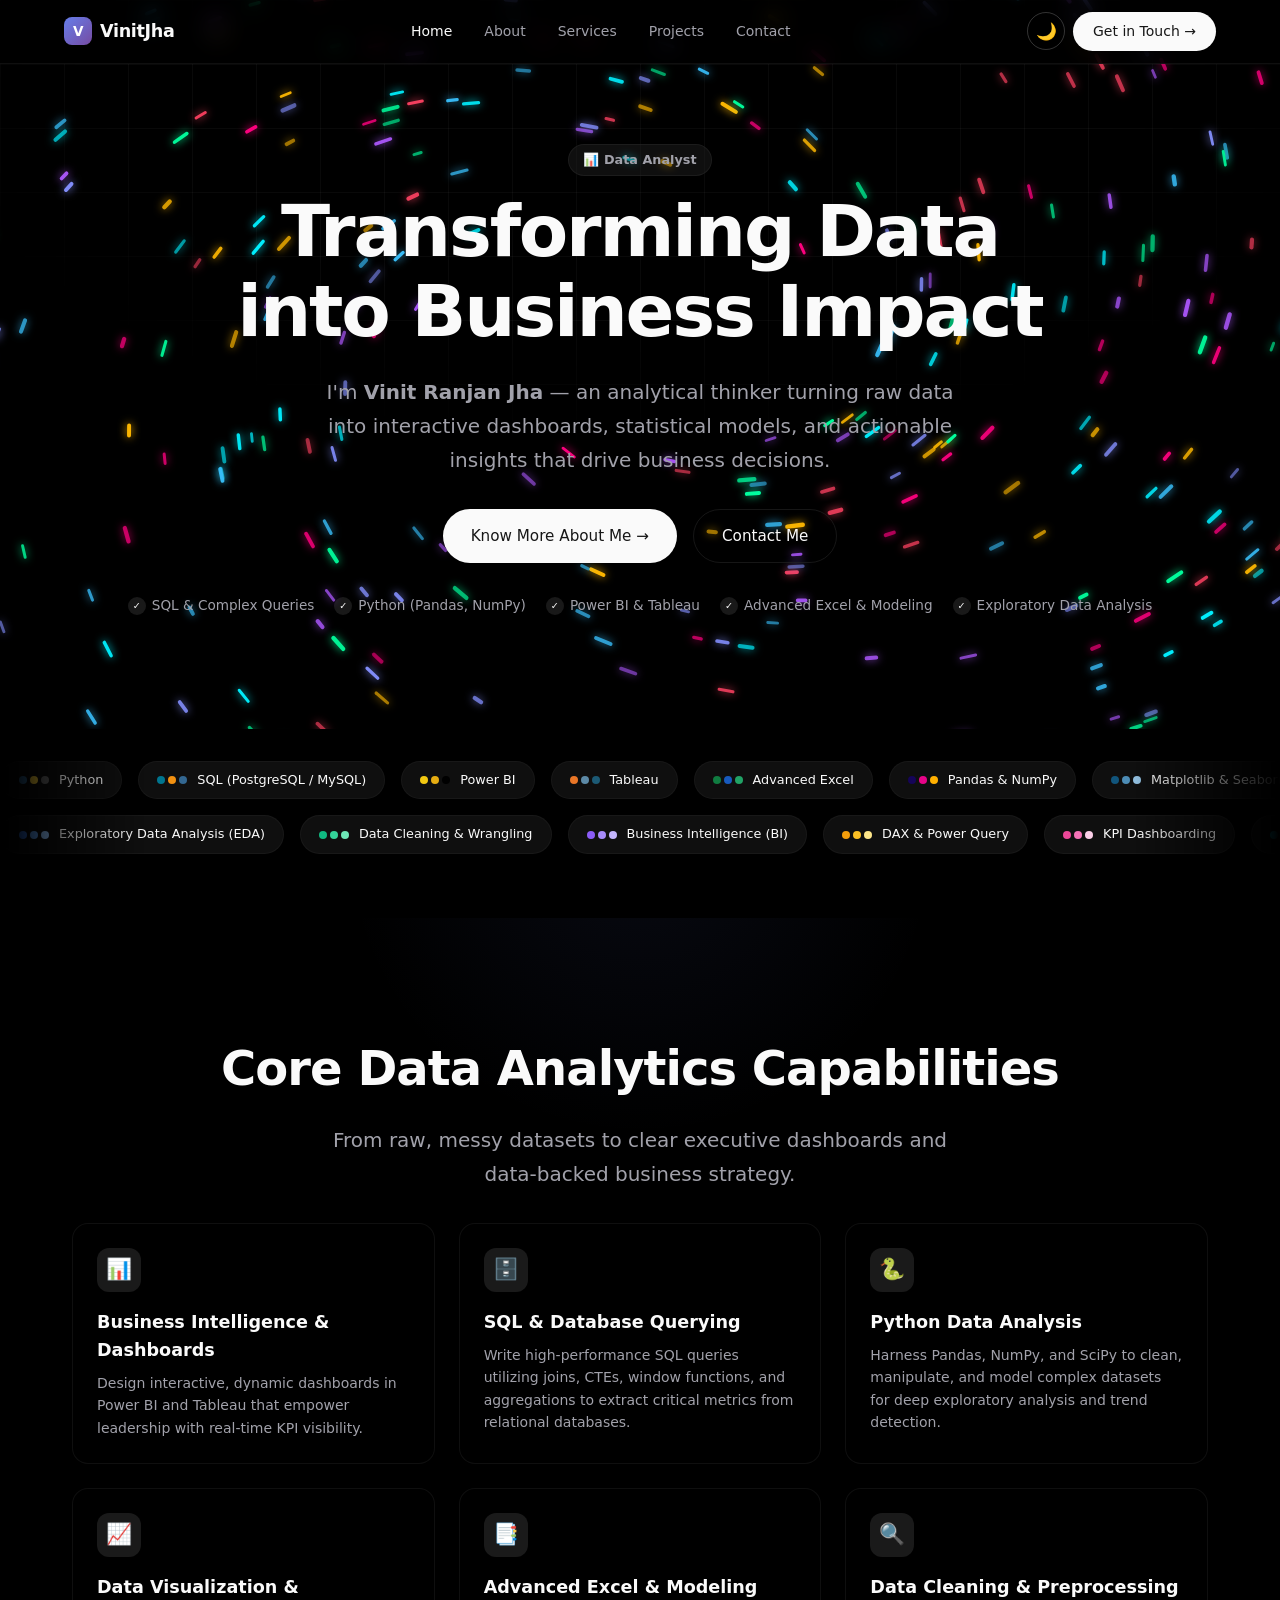
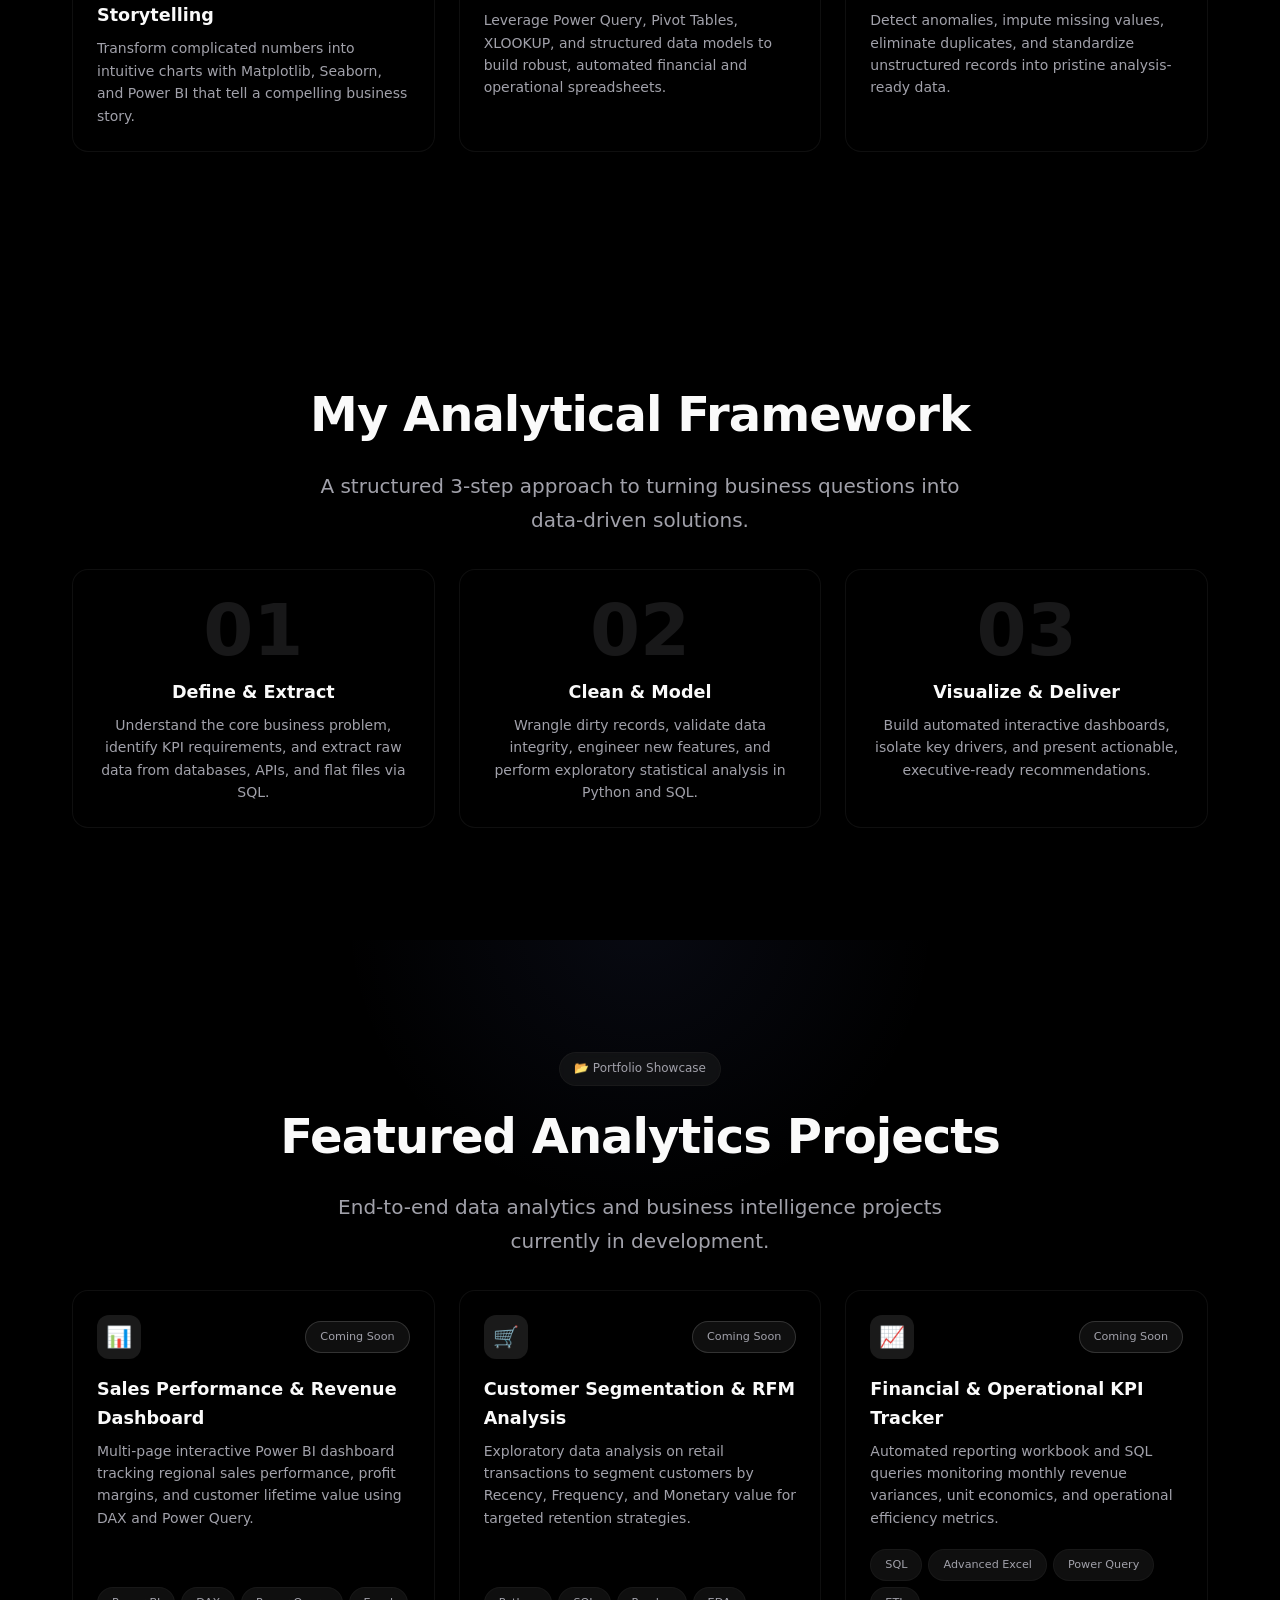
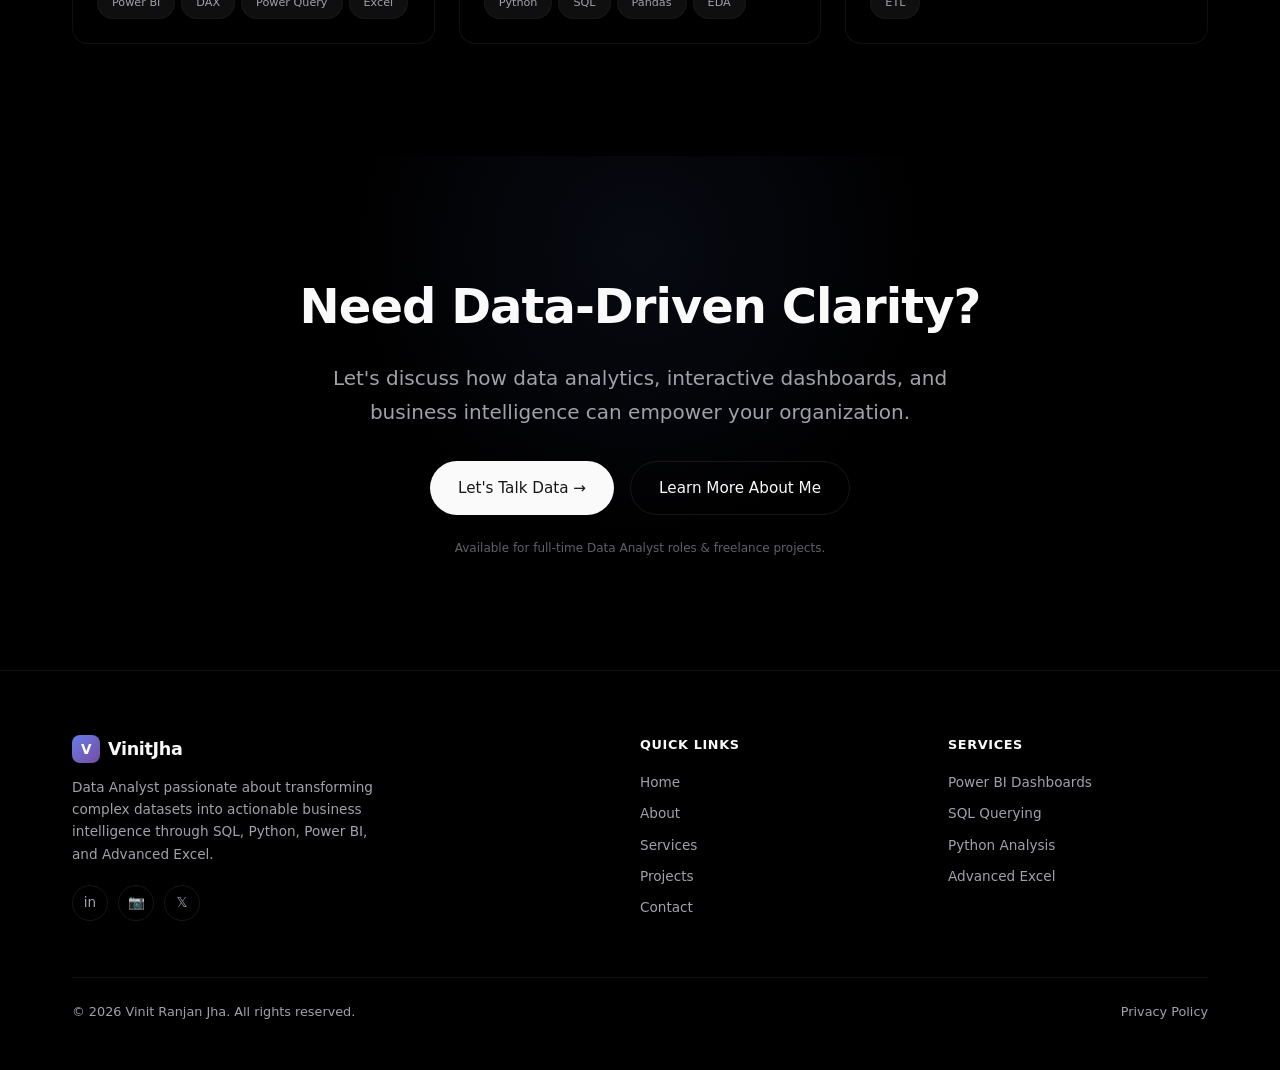
<file: index.html>
<!DOCTYPE html>
<html lang="en">
<head>
  <meta charset="UTF-8" />
  <meta name="viewport" content="width=device-width, initial-scale=1.0"/>
  <title>Vinit Ranjan Jha — Data Analyst | SQL, Python, Power BI & BI Insights</title>
  
  <!-- SEO Primary Meta Tags -->
  <meta name="description" content="Portfolio of Vinit Ranjan Jha, an aspiring Data Analyst specializing in SQL, Python (Pandas, NumPy), Power BI dashboards, Advanced Excel, and business intelligence." />
  <meta name="keywords" content="Vinit Ranjan Jha, Vinit Jha, Data Analyst, Business Intelligence Analyst, SQL Specialist, Python Data Analysis, Power BI Developer, Tableau, Advanced Excel, Junior Data Analyst India" />
  <meta name="author" content="Vinit Ranjan Jha" />
  <meta name="robots" content="index, follow, max-snippet:-1, max-image-preview:large, max-video-preview:-1" />
  <link rel="canonical" href="https://vinit121jha.github.io/test/" />

  <!-- Open Graph / Facebook / LinkedIn / WhatsApp -->
  <meta property="og:type" content="website" />
  <meta property="og:url" content="https://vinit121jha.github.io/test/" />
  <meta property="og:title" content="Vinit Ranjan Jha — Data Analyst | SQL, Python & Power BI" />
  <meta property="og:description" content="Turning complex datasets into actionable business intelligence through SQL, Python, Power BI, and interactive dashboards." />
  <meta property="og:image" content="https://vinit121jha.github.io/test/vineet-photo.jpg" />
  <meta property="og:site_name" content="Vinit Ranjan Jha Portfolio" />
  <meta property="og:locale" content="en_US" />

  <!-- Twitter Card -->
  <meta name="twitter:card" content="summary_large_image" />
  <meta name="twitter:url" content="https://vinit121jha.github.io/test/" />
  <meta name="twitter:title" content="Vinit Ranjan Jha — Data Analyst | SQL, Python & Power BI" />
  <meta name="twitter:description" content="Turning complex datasets into actionable business intelligence through SQL, Python, Power BI, and interactive dashboards." />
  <meta name="twitter:image" content="https://vinit121jha.github.io/test/vineet-photo.jpg" />

  <!-- Schema.org JSON-LD Structured Data for Google Rich Snippets -->
  <script type="application/ld+json">
  {
    "@context": "https://schema.org",
    "@graph": [
      {
        "@type": "Person",
        "@id": "https://vinit121jha.github.io/test/#person",
        "name": "Vinit Ranjan Jha",
        "url": "https://vinit121jha.github.io/test/",
        "image": "https://vinit121jha.github.io/test/vineet-photo.jpg",
        "jobTitle": "Data Analyst",
        "description": "Data Analyst specializing in SQL, Python, Power BI dashboards, Advanced Excel, and business intelligence solutions.",
        "email": "vinitjha003@gmail.com",
        "knowsAbout": [
          "Data Analysis & Modeling",
          "SQL (PostgreSQL, MySQL)",
          "Python (Pandas, NumPy, Matplotlib, Seaborn)",
          "Power BI & DAX",
          "Tableau & Data Visualization",
          "Advanced Excel & Power Query",
          "Exploratory Data Analysis (EDA)",
          "Business Intelligence & KPI Dashboards"
        ]
      },
      {
        "@type": "WebSite",
        "@id": "https://vinit121jha.github.io/test/#website",
        "url": "https://vinit121jha.github.io/test/",
        "name": "Vinit Ranjan Jha — Data Analyst Portfolio",
        "publisher": {
          "@id": "https://vinit121jha.github.io/test/#person"
        }
      }
    ]
  }
  </script>

  <link rel="icon" type="image/png" href="favicon.png" />
  <link rel="stylesheet" href="style.css" />
  <script>
    if (localStorage.getItem('vinit_theme') === 'light') {
      document.documentElement.classList.add('light');
    }
  </script>
</head>
<body>

  <div class="bg-grid"></div>

  <!-- ═══ HEADER ═══ -->
  <header class="header">
    <div class="nav-inner">
      <a href="index.html" class="logo">
        <div class="logo-icon">V</div>
        <span>VinitJha</span>
      </a>
      <nav class="nav-links" id="navLinks">
        <a href="index.html" class="active">Home</a>
        <a href="about.html">About</a>
        <a href="#services">Services</a>
        <a href="#projects">Projects</a>
        <a href="contact.html">Contact</a>
      </nav>
      <div style="display: flex; align-items: center; gap: 8px;">
        <button class="theme-toggle-btn" id="themeToggle" title="Toggle theme" aria-label="Toggle theme">🌙</button>
        <a href="contact.html" class="nav-cta nav-cta-desktop">Get in Touch →</a>
        <button class="nav-toggle" onclick="document.getElementById('navLinks').classList.toggle('open')">☰</button>
      </div>
    </div>
  </header>

  <!-- ═══ HERO ═══ -->
  <section class="hero-section" id="heroSection">
    <!-- Antigravity Exact Particle Vortex Canvas -->
    <canvas id="antigravityCanvas" class="hero-canvas"></canvas>

    <div class="container flex-center" style="position: relative; z-index: 2;">
      <div class="about-badge">📊 Data Analyst</div>
      
      <h1 class="text-hero text-center">
        Transforming Data<br/>into Business Impact
      </h1>

      <p class="text-subtitle mt-3">
        I'm <strong>Vinit Ranjan Jha</strong> — an analytical thinker turning raw data into interactive dashboards, 
        statistical models, and actionable insights that drive business decisions.
      </p>

      <div class="btn-row">
        <a href="about.html" class="btn-primary">Know More About Me →</a>
        <a href="contact.html" class="btn-outline">Contact Me</a>
      </div>

      <!-- Feature checklist -->
      <div class="checklist">
        <span class="check-item"><span class="check-icon">✓</span> SQL & Complex Queries</span>
        <span class="check-item"><span class="check-icon">✓</span> Python (Pandas, NumPy)</span>
        <span class="check-item"><span class="check-icon">✓</span> Power BI & Tableau</span>
        <span class="check-item"><span class="check-icon">✓</span> Advanced Excel & Modeling</span>
        <span class="check-item"><span class="check-icon">✓</span> Exploratory Data Analysis</span>
      </div>
    </div>
  </section>

  <!-- ═══ MARQUEE — SKILLS ═══ -->
  <section style="padding: 2rem 0 4rem;">
    <div class="marquee-wrapper">
      <div class="marquee-track">
        <!-- Set 1 -->
        <span class="marquee-pill"><span class="marquee-dots"><span class="marquee-dot" style="background:#3776ab"></span><span class="marquee-dot" style="background:#ffd43b"></span><span class="marquee-dot" style="background:#646464"></span></span>Python</span>
        <span class="marquee-pill"><span class="marquee-dots"><span class="marquee-dot" style="background:#00758f"></span><span class="marquee-dot" style="background:#f29111"></span><span class="marquee-dot" style="background:#336791"></span></span>SQL (PostgreSQL / MySQL)</span>
        <span class="marquee-pill"><span class="marquee-dots"><span class="marquee-dot" style="background:#f2c811"></span><span class="marquee-dot" style="background:#e6ad12"></span><span class="marquee-dot" style="background:#000000"></span></span>Power BI</span>
        <span class="marquee-pill"><span class="marquee-dots"><span class="marquee-dot" style="background:#e97627"></span><span class="marquee-dot" style="background:#5c89a6"></span><span class="marquee-dot" style="background:#1c5a75"></span></span>Tableau</span>
        <span class="marquee-pill"><span class="marquee-dots"><span class="marquee-dot" style="background:#107c41"></span><span class="marquee-dot" style="background:#185abd"></span><span class="marquee-dot" style="background:#21a366"></span></span>Advanced Excel</span>
        <span class="marquee-pill"><span class="marquee-dots"><span class="marquee-dot" style="background:#150458"></span><span class="marquee-dot" style="background:#e70488"></span><span class="marquee-dot" style="background:#ffb000"></span></span>Pandas & NumPy</span>
        <span class="marquee-pill"><span class="marquee-dots"><span class="marquee-dot" style="background:#11557c"></span><span class="marquee-dot" style="background:#4c8cb5"></span><span class="marquee-dot" style="background:#8fbcdb"></span></span>Matplotlib & Seaborn</span>
        <span class="marquee-pill"><span class="marquee-dots"><span class="marquee-dot" style="background:#4285f4"></span><span class="marquee-dot" style="background:#ea4335"></span><span class="marquee-dot" style="background:#34a853"></span></span>Looker Studio</span>
        <!-- Set 2 (duplicate for seamless loop) -->
        <span class="marquee-pill"><span class="marquee-dots"><span class="marquee-dot" style="background:#3776ab"></span><span class="marquee-dot" style="background:#ffd43b"></span><span class="marquee-dot" style="background:#646464"></span></span>Python</span>
        <span class="marquee-pill"><span class="marquee-dots"><span class="marquee-dot" style="background:#00758f"></span><span class="marquee-dot" style="background:#f29111"></span><span class="marquee-dot" style="background:#336791"></span></span>SQL (PostgreSQL / MySQL)</span>
        <span class="marquee-pill"><span class="marquee-dots"><span class="marquee-dot" style="background:#f2c811"></span><span class="marquee-dot" style="background:#e6ad12"></span><span class="marquee-dot" style="background:#000000"></span></span>Power BI</span>
        <span class="marquee-pill"><span class="marquee-dots"><span class="marquee-dot" style="background:#e97627"></span><span class="marquee-dot" style="background:#5c89a6"></span><span class="marquee-dot" style="background:#1c5a75"></span></span>Tableau</span>
        <span class="marquee-pill"><span class="marquee-dots"><span class="marquee-dot" style="background:#107c41"></span><span class="marquee-dot" style="background:#185abd"></span><span class="marquee-dot" style="background:#21a366"></span></span>Advanced Excel</span>
        <span class="marquee-pill"><span class="marquee-dots"><span class="marquee-dot" style="background:#150458"></span><span class="marquee-dot" style="background:#e70488"></span><span class="marquee-dot" style="background:#ffb000"></span></span>Pandas & NumPy</span>
        <span class="marquee-pill"><span class="marquee-dots"><span class="marquee-dot" style="background:#11557c"></span><span class="marquee-dot" style="background:#4c8cb5"></span><span class="marquee-dot" style="background:#8fbcdb"></span></span>Matplotlib & Seaborn</span>
        <span class="marquee-pill"><span class="marquee-dots"><span class="marquee-dot" style="background:#4285f4"></span><span class="marquee-dot" style="background:#ea4335"></span><span class="marquee-dot" style="background:#34a853"></span></span>Looker Studio</span>
      </div>
    </div>
    <div style="height: 1rem;"></div>
    <div class="marquee-wrapper">
      <div class="marquee-track reverse">
        <span class="marquee-pill"><span class="marquee-dots"><span class="marquee-dot" style="background:#3b82f6"></span><span class="marquee-dot" style="background:#60a5fa"></span><span class="marquee-dot" style="background:#93c5fd"></span></span>Exploratory Data Analysis (EDA)</span>
        <span class="marquee-pill"><span class="marquee-dots"><span class="marquee-dot" style="background:#10b981"></span><span class="marquee-dot" style="background:#34d399"></span><span class="marquee-dot" style="background:#6ee7b7"></span></span>Data Cleaning & Wrangling</span>
        <span class="marquee-pill"><span class="marquee-dots"><span class="marquee-dot" style="background:#8b5cf6"></span><span class="marquee-dot" style="background:#a78bfa"></span><span class="marquee-dot" style="background:#c4b5fd"></span></span>Business Intelligence (BI)</span>
        <span class="marquee-pill"><span class="marquee-dots"><span class="marquee-dot" style="background:#f59e0b"></span><span class="marquee-dot" style="background:#fbbf24"></span><span class="marquee-dot" style="background:#fde68a"></span></span>DAX & Power Query</span>
        <span class="marquee-pill"><span class="marquee-dots"><span class="marquee-dot" style="background:#ec4899"></span><span class="marquee-dot" style="background:#f472b6"></span><span class="marquee-dot" style="background:#fbcfe8"></span></span>KPI Dashboarding</span>
        <span class="marquee-pill"><span class="marquee-dots"><span class="marquee-dot" style="background:#06b6d4"></span><span class="marquee-dot" style="background:#22d3ee"></span><span class="marquee-dot" style="background:#67e8f9"></span></span>Statistical Analysis</span>
        <span class="marquee-pill"><span class="marquee-dots"><span class="marquee-dot" style="background:#6366f1"></span><span class="marquee-dot" style="background:#818cf8"></span><span class="marquee-dot" style="background:#a5b4fc"></span></span>Data Storytelling</span>
        <span class="marquee-pill"><span class="marquee-dots"><span class="marquee-dot" style="background:#14b8a6"></span><span class="marquee-dot" style="background:#2dd4bf"></span><span class="marquee-dot" style="background:#5eead4"></span></span>ETL Pipelines</span>
        <!-- Duplicate -->
        <span class="marquee-pill"><span class="marquee-dots"><span class="marquee-dot" style="background:#3b82f6"></span><span class="marquee-dot" style="background:#60a5fa"></span><span class="marquee-dot" style="background:#93c5fd"></span></span>Exploratory Data Analysis (EDA)</span>
        <span class="marquee-pill"><span class="marquee-dots"><span class="marquee-dot" style="background:#10b981"></span><span class="marquee-dot" style="background:#34d399"></span><span class="marquee-dot" style="background:#6ee7b7"></span></span>Data Cleaning & Wrangling</span>
        <span class="marquee-pill"><span class="marquee-dots"><span class="marquee-dot" style="background:#8b5cf6"></span><span class="marquee-dot" style="background:#a78bfa"></span><span class="marquee-dot" style="background:#c4b5fd"></span></span>Business Intelligence (BI)</span>
        <span class="marquee-pill"><span class="marquee-dots"><span class="marquee-dot" style="background:#f59e0b"></span><span class="marquee-dot" style="background:#fbbf24"></span><span class="marquee-dot" style="background:#fde68a"></span></span>DAX & Power Query</span>
        <span class="marquee-pill"><span class="marquee-dots"><span class="marquee-dot" style="background:#ec4899"></span><span class="marquee-dot" style="background:#f472b6"></span><span class="marquee-dot" style="background:#fbcfe8"></span></span>KPI Dashboarding</span>
        <span class="marquee-pill"><span class="marquee-dots"><span class="marquee-dot" style="background:#06b6d4"></span><span class="marquee-dot" style="background:#22d3ee"></span><span class="marquee-dot" style="background:#67e8f9"></span></span>Statistical Analysis</span>
        <span class="marquee-pill"><span class="marquee-dots"><span class="marquee-dot" style="background:#6366f1"></span><span class="marquee-dot" style="background:#818cf8"></span><span class="marquee-dot" style="background:#a5b4fc"></span></span>Data Storytelling</span>
        <span class="marquee-pill"><span class="marquee-dots"><span class="marquee-dot" style="background:#14b8a6"></span><span class="marquee-dot" style="background:#2dd4bf"></span><span class="marquee-dot" style="background:#5eead4"></span></span>ETL Pipelines</span>
      </div>
    </div>
  </section>

  <!-- ═══ SERVICES / CAPABILITIES ═══ -->
  <section id="services" class="glow-section">
    <div class="container">
      <h2 class="text-section section-spacing">Core Data Analytics Capabilities</h2>
      <p class="text-subtitle mb-4">From raw, messy datasets to clear executive dashboards and data-backed business strategy.</p>

      <div class="grid-3">
        <div class="card">
          <div class="card-icon">📊</div>
          <h3>Business Intelligence & Dashboards</h3>
          <p>Design interactive, dynamic dashboards in Power BI and Tableau that empower leadership with real-time KPI visibility.</p>
        </div>
        <div class="card">
          <div class="card-icon">🗄️</div>
          <h3>SQL & Database Querying</h3>
          <p>Write high-performance SQL queries utilizing joins, CTEs, window functions, and aggregations to extract critical metrics from relational databases.</p>
        </div>
        <div class="card">
          <div class="card-icon">🐍</div>
          <h3>Python Data Analysis</h3>
          <p>Harness Pandas, NumPy, and SciPy to clean, manipulate, and model complex datasets for deep exploratory analysis and trend detection.</p>
        </div>
        <div class="card">
          <div class="card-icon">📈</div>
          <h3>Data Visualization & Storytelling</h3>
          <p>Transform complicated numbers into intuitive charts with Matplotlib, Seaborn, and Power BI that tell a compelling business story.</p>
        </div>
        <div class="card">
          <div class="card-icon">📑</div>
          <h3>Advanced Excel & Modeling</h3>
          <p>Leverage Power Query, Pivot Tables, XLOOKUP, and structured data models to build robust, automated financial and operational spreadsheets.</p>
        </div>
        <div class="card">
          <div class="card-icon">🔍</div>
          <h3>Data Cleaning & Preprocessing</h3>
          <p>Detect anomalies, impute missing values, eliminate duplicates, and standardize unstructured records into pristine analysis-ready data.</p>
        </div>
      </div>
    </div>
  </section>

  <!-- ═══ HOW I WORK ═══ -->
  <section>
    <div class="container">
      <h2 class="text-section section-spacing">My Analytical Framework</h2>
      <p class="text-subtitle mb-4">A structured 3-step approach to turning business questions into data-driven solutions.</p>

      <div class="grid-3">
        <div class="card" style="text-align: center;">
          <div class="step-number">01</div>
          <h3>Define & Extract</h3>
          <p>Understand the core business problem, identify KPI requirements, and extract raw data from databases, APIs, and flat files via SQL.</p>
        </div>
        <div class="card" style="text-align: center;">
          <div class="step-number">02</div>
          <h3>Clean & Model</h3>
          <p>Wrangle dirty records, validate data integrity, engineer new features, and perform exploratory statistical analysis in Python and SQL.</p>
        </div>
        <div class="card" style="text-align: center;">
          <div class="step-number">03</div>
          <h3>Visualize & Deliver</h3>
          <p>Build automated interactive dashboards, isolate key drivers, and present actionable, executive-ready recommendations.</p>
        </div>
      </div>
    </div>
  </section>

  <!-- ═══ PROJECTS ═══ -->
  <section id="projects" class="glow-section">
    <div class="container">
      <div class="flex-center">
        <span class="badge" style="margin-bottom: 0.75rem;">📂 Portfolio Showcase</span>
        <h2 class="text-section section-spacing">Featured Analytics Projects</h2>
        <p class="text-subtitle mb-4">
          End-to-end data analytics and business intelligence projects currently in development.
        </p>
      </div>

      <div class="grid-3">
        <!-- Project 1 -->
        <div class="card" style="display:flex; flex-direction:column; justify-content:space-between;">
          <div>
            <div style="display:flex; justify-content:space-between; align-items:center; margin-bottom:1rem;">
              <span class="card-icon" style="margin-bottom:0;">📊</span>
              <span class="badge" style="font-size:0.7rem; color:#a1a1aa; border-color:rgba(255,255,255,0.15);">Coming Soon</span>
            </div>
            <h3>Sales Performance & Revenue Dashboard</h3>
            <p>Multi-page interactive Power BI dashboard tracking regional sales performance, profit margins, and customer lifetime value using DAX and Power Query.</p>
          </div>
          <div style="margin-top:1.25rem; display:flex; gap:6px; flex-wrap:wrap;">
            <span class="badge" style="font-size:0.7rem;">Power BI</span>
            <span class="badge" style="font-size:0.7rem;">DAX</span>
            <span class="badge" style="font-size:0.7rem;">Power Query</span>
            <span class="badge" style="font-size:0.7rem;">Excel</span>
          </div>
        </div>

        <!-- Project 2 -->
        <div class="card" style="display:flex; flex-direction:column; justify-content:space-between;">
          <div>
            <div style="display:flex; justify-content:space-between; align-items:center; margin-bottom:1rem;">
              <span class="card-icon" style="margin-bottom:0;">🛒</span>
              <span class="badge" style="font-size:0.7rem; color:#a1a1aa; border-color:rgba(255,255,255,0.15);">Coming Soon</span>
            </div>
            <h3>Customer Segmentation & RFM Analysis</h3>
            <p>Exploratory data analysis on retail transactions to segment customers by Recency, Frequency, and Monetary value for targeted retention strategies.</p>
          </div>
          <div style="margin-top:1.25rem; display:flex; gap:6px; flex-wrap:wrap;">
            <span class="badge" style="font-size:0.7rem;">Python</span>
            <span class="badge" style="font-size:0.7rem;">SQL</span>
            <span class="badge" style="font-size:0.7rem;">Pandas</span>
            <span class="badge" style="font-size:0.7rem;">EDA</span>
          </div>
        </div>

        <!-- Project 3 -->
        <div class="card" style="display:flex; flex-direction:column; justify-content:space-between;">
          <div>
            <div style="display:flex; justify-content:space-between; align-items:center; margin-bottom:1rem;">
              <span class="card-icon" style="margin-bottom:0;">📈</span>
              <span class="badge" style="font-size:0.7rem; color:#a1a1aa; border-color:rgba(255,255,255,0.15);">Coming Soon</span>
            </div>
            <h3>Financial & Operational KPI Tracker</h3>
            <p>Automated reporting workbook and SQL queries monitoring monthly revenue variances, unit economics, and operational efficiency metrics.</p>
          </div>
          <div style="margin-top:1.25rem; display:flex; gap:6px; flex-wrap:wrap;">
            <span class="badge" style="font-size:0.7rem;">SQL</span>
            <span class="badge" style="font-size:0.7rem;">Advanced Excel</span>
            <span class="badge" style="font-size:0.7rem;">Power Query</span>
            <span class="badge" style="font-size:0.7rem;">ETL</span>
          </div>
        </div>
      </div>
    </div>
  </section>

  <!-- ═══ BOTTOM CTA ═══ -->
  <section class="glow-section">
    <div class="container flex-center">
      <h2 class="text-section section-spacing">Need Data-Driven Clarity?</h2>
      <p class="text-subtitle">
        Let's discuss how data analytics, interactive dashboards, and business intelligence can empower your organization.
      </p>
      <div class="btn-row">
        <a href="contact.html" class="btn-primary">Let's Talk Data →</a>
        <a href="about.html" class="btn-outline">Learn More About Me</a>
      </div>
      <p class="text-xs text-muted mt-3" style="opacity:0.6;">Available for full-time Data Analyst roles & freelance projects.</p>
    </div>
  </section>

  <!-- ═══ FOOTER ═══ -->
  <footer class="footer">
    <div class="container">
      <div class="footer-grid">
        <div class="footer-brand">
          <div class="logo">
            <div class="logo-icon">V</div>
            <span>VinitJha</span>
          </div>
          <p>Data Analyst passionate about transforming complex datasets into actionable business intelligence through SQL, Python, Power BI, and Advanced Excel.</p>
          <div class="footer-socials">
            <a href="#" title="LinkedIn">in</a>
            <a href="#" title="Instagram">📷</a>
            <a href="#" title="Twitter / X">𝕏</a>
          </div>
        </div>
        <div class="footer-col">
          <h4>Quick Links</h4>
          <a href="index.html">Home</a>
          <a href="about.html">About</a>
          <a href="#services">Services</a>
          <a href="#projects">Projects</a>
          <a href="contact.html">Contact</a>
        </div>
        <div class="footer-col">
          <h4>Services</h4>
          <a href="#services">Power BI Dashboards</a>
          <a href="#services">SQL Querying</a>
          <a href="#services">Python Analysis</a>
          <a href="#services">Advanced Excel</a>
        </div>
      </div>
      <div class="footer-bottom">
        <span>© 2026 Vinit Ranjan Jha. All rights reserved.</span>
        <a href="#">Privacy Policy</a>
      </div>
    </div>
  </footer>

  <script>
    // ── Theme Toggle (Dark / Light) ──
    const themeToggleBtn = document.getElementById('themeToggle');
    const currentTheme = localStorage.getItem('vinit_theme') || 'dark';

    if (currentTheme === 'light') {
      document.documentElement.classList.add('light');
      themeToggleBtn.textContent = '☀️';
    } else {
      document.documentElement.classList.remove('light');
      themeToggleBtn.textContent = '🌙';
    }

    themeToggleBtn.addEventListener('click', () => {
      const isLight = document.documentElement.classList.toggle('light');
      if (isLight) {
        localStorage.setItem('vinit_theme', 'light');
        themeToggleBtn.textContent = '☀️';
      } else {
        localStorage.setItem('vinit_theme', 'dark');
        themeToggleBtn.textContent = '🌙';
      }
    });

    // Auto-close mobile menu on link click
    document.querySelectorAll('#navLinks a').forEach(link => {
      link.addEventListener('click', () => {
        document.getElementById('navLinks').classList.remove('open');
      });
    });

    // ── Antigravity Google Exact Particle Vortex System ──
    const canvas = document.getElementById('antigravityCanvas');
    const heroSec = document.getElementById('heroSection');
    const ctx = canvas.getContext('2d');

    let width = 0, height = 0;
    let dpr = window.devicePixelRatio || 1;

    // Palette: Light Mode (Google vibrant palette) vs Dark Mode (Electric neon glow)
    const lightColors = ['#EA4335', '#4285F4', '#FBBC05', '#34A853', '#9333EA', '#E11D48', '#2563EB', '#D97706'];
    const darkColors  = ['#00F0FF', '#FF007F', '#A855F7', '#FFB800', '#00FF9D', '#38BDF8', '#F43F5E', '#818CF8'];

    let particles = [];
    const NUM_PARTICLES = 360;

    function resize() {
      width = heroSec.offsetWidth;
      height = heroSec.offsetHeight;
      dpr = window.devicePixelRatio || 1;
      canvas.width = width * dpr;
      canvas.height = height * dpr;
      ctx.setTransform(dpr, 0, 0, dpr, 0, 0);
    }

    function initParticles() {
      particles = [];
      const isMobile = width < 768;
      const minR = isMobile ? 120 : 210;
      const maxR = isMobile ? 420 : 860;

      for (let i = 0; i < NUM_PARTICLES; i++) {
        // Distance distributed in vortex layers
        const norm = Math.pow(Math.random(), 0.78);
        const r = minR + norm * (maxR - minR);
        const baseAngle = Math.random() * Math.PI * 2;
        const colorIdx = Math.floor(Math.random() * lightColors.length);

        particles.push({
          r: r,
          baseR: r,
          angle: baseAngle,
          speed: (0.0006 + Math.random() * 0.001) * (Math.random() > 0.05 ? 1 : -1),
          length: 7 + Math.random() * 9,
          width: 2.8 + Math.random() * 1.6,
          colorIdx: colorIdx,
          alpha: 0.55 + Math.random() * 0.45,
          ox: 0,
          oy: 0,
          vx: 0,
          vy: 0
        });
      }
    }

    let mousePos = { x: -9999, y: -9999, active: false };

    heroSec.addEventListener('mousemove', (e) => {
      const rect = heroSec.getBoundingClientRect();
      mousePos.x = e.clientX - rect.left;
      mousePos.y = e.clientY - rect.top;
      mousePos.active = true;
    });

    heroSec.addEventListener('mouseleave', () => {
      mousePos.active = false;
    });

    function animate() {
      // Disable on mobile/phone screens completely
      if (window.innerWidth <= 768) {
        ctx.clearRect(0, 0, width, height);
        requestAnimationFrame(animate);
        return;
      }

      ctx.clearRect(0, 0, width, height);

      const isLight = document.documentElement.classList.contains('light');
      const cx = width / 2;
      const cy = height * 0.46; // Center directly behind the hero title

      for (let i = 0; i < particles.length; i++) {
        const p = particles[i];

        // Orbit update
        p.angle += p.speed;

        // Base elliptical coordinates matching screen ratio
        const baseX = cx + Math.cos(p.angle) * p.r;
        const baseY = cy + Math.sin(p.angle) * (p.r * 0.58);

        // Interactive mouse physics
        if (mousePos.active) {
          const dx = (baseX + p.ox) - mousePos.x;
          const dy = (baseY + p.oy) - mousePos.y;
          const dist = Math.hypot(dx, dy);
          const maxDist = 200;

          if (dist < maxDist && dist > 0) {
            const force = (1 - dist / maxDist) * 32;
            p.vx += (dx / dist) * force * 0.12;
            p.vy += (dy / dist) * force * 0.12;
          }
        }

        // Spring damping back to orbit
        p.ox += p.vx;
        p.oy += p.vy;
        p.vx *= 0.86;
        p.vy *= 0.86;
        p.ox *= 0.92;
        p.oy *= 0.92;

        const posX = baseX + p.ox;
        const posY = baseY + p.oy;

        // Tangent orientation (vortex swirling dash angle)
        const tangent = p.angle + Math.PI / 2 + 0.32;

        ctx.save();
        ctx.translate(posX, posY);
        ctx.rotate(tangent);

        ctx.beginPath();
        ctx.moveTo(-p.length / 2, 0);
        ctx.lineTo(p.length / 2, 0);

        const strokeColor = isLight ? lightColors[p.colorIdx] : darkColors[p.colorIdx];
        ctx.strokeStyle = strokeColor;
        ctx.lineWidth = p.width;
        ctx.lineCap = 'round';
        ctx.globalAlpha = p.alpha;

        if (!isLight) {
          ctx.shadowColor = strokeColor;
          ctx.shadowBlur = 8;
        }

        ctx.stroke();
        ctx.restore();
      }

      requestAnimationFrame(animate);
    }

    window.addEventListener('resize', () => {
      resize();
      initParticles();
    });

    resize();
    initParticles();
    requestAnimationFrame(animate);
  </script>

</body>
</html>
</file>
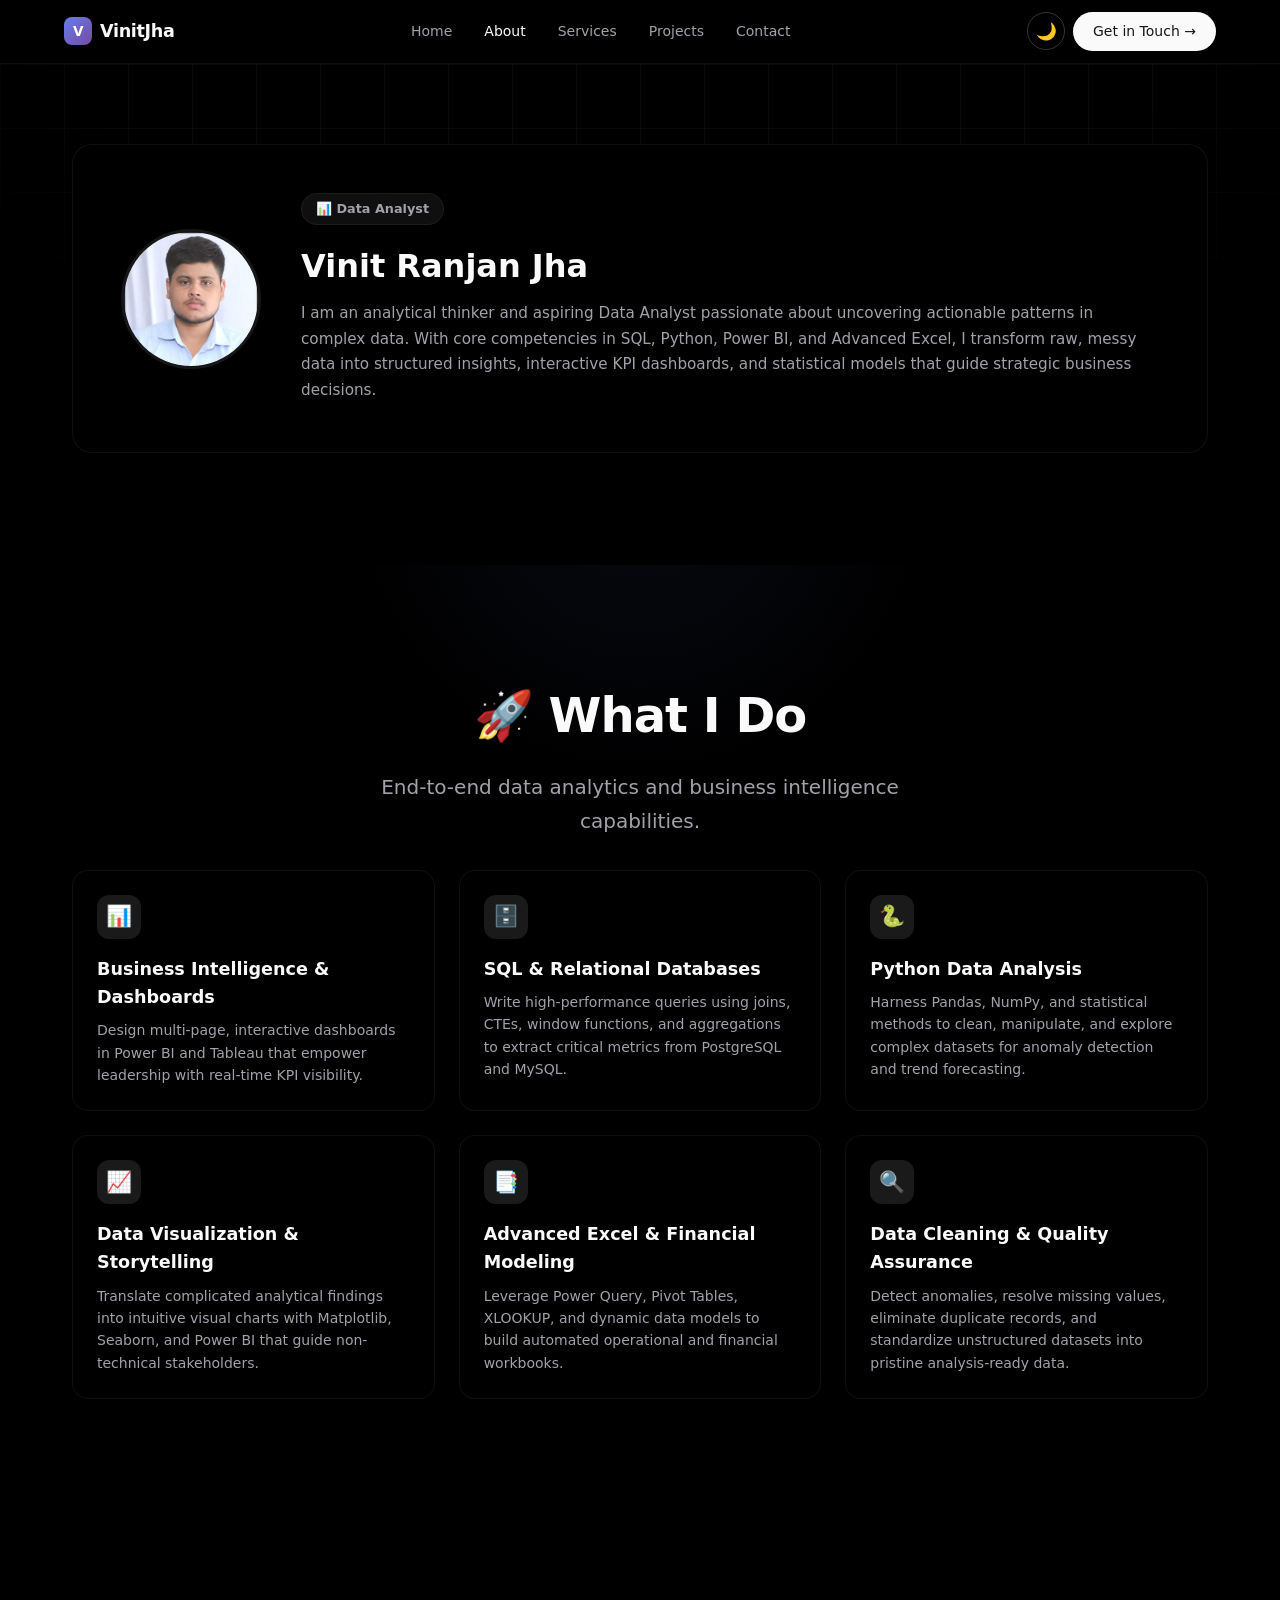
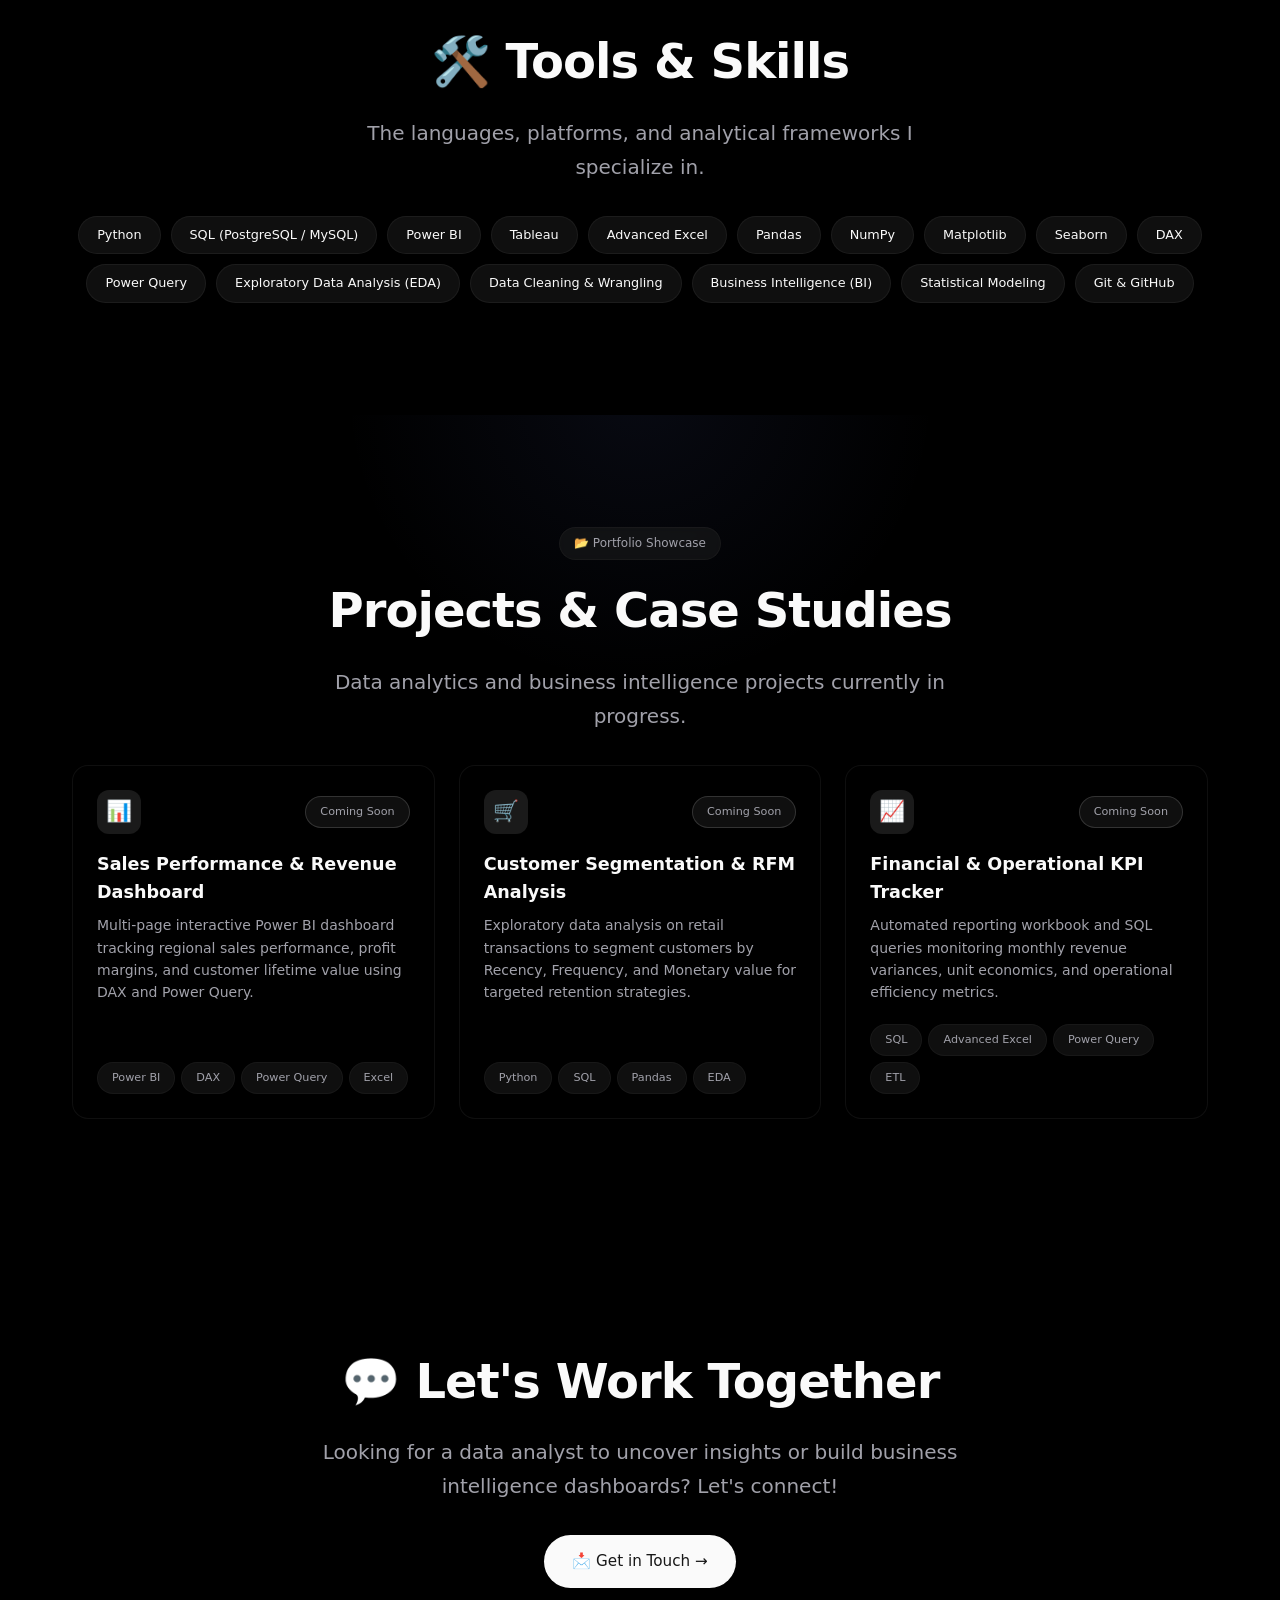
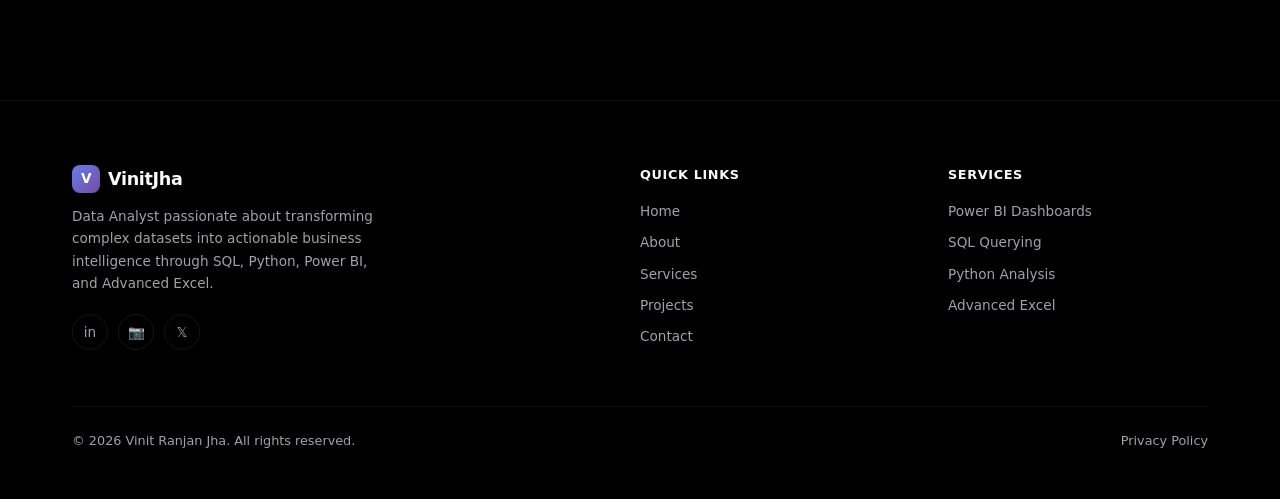
<file: about.html>
<!DOCTYPE html>
<html lang="en">
<head>
  <meta charset="UTF-8" />
  <meta name="viewport" content="width=device-width, initial-scale=1.0"/>
  <title>About Vinit Ranjan Jha — Data Analyst & BI Specialist</title>
  
  <!-- SEO Primary Meta Tags -->
  <meta name="description" content="Learn more about Vinit Ranjan Jha, an aspiring Data Analyst proficient in SQL, Python, Power BI dashboards, Advanced Excel, and business intelligence." />
  <meta name="keywords" content="About Vinit Ranjan Jha, Data Analyst Vinit Jha, SQL Specialist, Power BI Developer, Python Data Analyst, Junior Data Analyst India" />
  <meta name="author" content="Vinit Ranjan Jha" />
  <meta name="robots" content="index, follow" />
  <link rel="canonical" href="https://vinit121jha.github.io/test/about.html" />

  <!-- Open Graph / Social Media -->
  <meta property="og:type" content="profile" />
  <meta property="og:url" content="https://vinit121jha.github.io/test/about.html" />
  <meta property="og:title" content="About Vinit Ranjan Jha — Data Analyst" />
  <meta property="og:description" content="Discover Vinit Ranjan Jha's background, analytical skill set, and approach to transforming raw data into actionable business intelligence." />
  <meta property="og:image" content="https://vinit121jha.github.io/test/vineet-photo.jpg" />
  <meta property="og:site_name" content="Vinit Ranjan Jha Portfolio" />

  <!-- Twitter Card -->
  <meta name="twitter:card" content="summary_large_image" />
  <meta name="twitter:title" content="About Vinit Ranjan Jha — Data Analyst" />
  <meta name="twitter:description" content="Discover Vinit Ranjan Jha's background, analytical skill set, and approach to transforming raw data into actionable business intelligence." />
  <meta name="twitter:image" content="https://vinit121jha.github.io/test/vineet-photo.jpg" />

  <!-- Schema.org JSON-LD Structured Data -->
  <script type="application/ld+json">
  {
    "@context": "https://schema.org",
    "@type": "AboutPage",
    "mainEntity": {
      "@type": "Person",
      "name": "Vinit Ranjan Jha",
      "jobTitle": "Data Analyst",
      "description": "Data Analyst skilled in SQL, Python (Pandas, NumPy), Power BI, Advanced Excel, and data visualization.",
      "image": "https://vinit121jha.github.io/test/vineet-photo.jpg",
      "url": "https://vinit121jha.github.io/test/about.html"
    }
  }
  </script>

  <link rel="icon" type="image/png" href="favicon.png" />
  <link rel="stylesheet" href="style.css" />
  <script>
    if (localStorage.getItem('vinit_theme') === 'light') {
      document.documentElement.classList.add('light');
    }
  </script>
</head>
<body>

  <div class="bg-grid"></div>

  <!-- ═══ HEADER ═══ -->
  <header class="header">
    <div class="nav-inner">
      <a href="index.html" class="logo">
        <div class="logo-icon">V</div>
        <span>VinitJha</span>
      </a>
      <nav class="nav-links" id="navLinks">
        <a href="index.html">Home</a>
        <a href="about.html" class="active">About</a>
        <a href="index.html#services">Services</a>
        <a href="index.html#projects">Projects</a>
        <a href="contact.html">Contact</a>
      </nav>
      <div style="display: flex; align-items: center; gap: 8px;">
        <button class="theme-toggle-btn" id="themeToggle" title="Toggle theme" aria-label="Toggle theme">🌙</button>
        <a href="contact.html" class="nav-cta nav-cta-desktop">Get in Touch →</a>
        <button class="nav-toggle" onclick="document.getElementById('navLinks').classList.toggle('open')">☰</button>
      </div>
    </div>
  </header>

  <!-- ═══ ABOUT HERO ═══ -->
  <section class="hero-section">
    <div class="container">
      <div class="about-hero">
        <div class="about-avatar">
          <img src="vineet-photo.jpg" alt="Vinit Ranjan Jha - Data Analyst" />
        </div>
        <div>
          <div class="about-badge">📊 Data Analyst</div>
          <h1 style="font-size: 2rem; font-weight: 700; margin-bottom: 0.5rem;">Vinit Ranjan Jha</h1>
          <p class="text-muted" style="line-height: 1.7; font-size: 0.95rem;">
            I am an analytical thinker and aspiring Data Analyst passionate about uncovering actionable patterns in complex data. 
            With core competencies in SQL, Python, Power BI, and Advanced Excel, I transform raw, messy data into structured insights, 
            interactive KPI dashboards, and statistical models that guide strategic business decisions.
          </p>
        </div>
      </div>
    </div>
  </section>

  <!-- ═══ WHAT I DO ═══ -->
  <section class="glow-section">
    <div class="container">
      <h2 class="text-section section-spacing">🚀 What I Do</h2>
      <p class="text-subtitle mb-4">End-to-end data analytics and business intelligence capabilities.</p>

      <div class="grid-3">
        <div class="card">
          <div class="card-icon">📊</div>
          <h3>Business Intelligence & Dashboards</h3>
          <p>Design multi-page, interactive dashboards in Power BI and Tableau that empower leadership with real-time KPI visibility.</p>
        </div>
        <div class="card">
          <div class="card-icon">🗄️</div>
          <h3>SQL & Relational Databases</h3>
          <p>Write high-performance queries using joins, CTEs, window functions, and aggregations to extract critical metrics from PostgreSQL and MySQL.</p>
        </div>
        <div class="card">
          <div class="card-icon">🐍</div>
          <h3>Python Data Analysis</h3>
          <p>Harness Pandas, NumPy, and statistical methods to clean, manipulate, and explore complex datasets for anomaly detection and trend forecasting.</p>
        </div>
        <div class="card">
          <div class="card-icon">📈</div>
          <h3>Data Visualization & Storytelling</h3>
          <p>Translate complicated analytical findings into intuitive visual charts with Matplotlib, Seaborn, and Power BI that guide non-technical stakeholders.</p>
        </div>
        <div class="card">
          <div class="card-icon">📑</div>
          <h3>Advanced Excel & Financial Modeling</h3>
          <p>Leverage Power Query, Pivot Tables, XLOOKUP, and dynamic data models to build automated operational and financial workbooks.</p>
        </div>
        <div class="card">
          <div class="card-icon">🔍</div>
          <h3>Data Cleaning & Quality Assurance</h3>
          <p>Detect anomalies, resolve missing values, eliminate duplicate records, and standardize unstructured datasets into pristine analysis-ready data.</p>
        </div>
      </div>
    </div>
  </section>

  <!-- ═══ TOOLS & SKILLS ═══ -->
  <section>
    <div class="container">
      <h2 class="text-section section-spacing">🛠️ Tools & Skills</h2>
      <p class="text-subtitle mb-4">The languages, platforms, and analytical frameworks I specialize in.</p>

      <div class="skills-wrap">
        <span class="skill-tag">Python</span>
        <span class="skill-tag">SQL (PostgreSQL / MySQL)</span>
        <span class="skill-tag">Power BI</span>
        <span class="skill-tag">Tableau</span>
        <span class="skill-tag">Advanced Excel</span>
        <span class="skill-tag">Pandas</span>
        <span class="skill-tag">NumPy</span>
        <span class="skill-tag">Matplotlib</span>
        <span class="skill-tag">Seaborn</span>
        <span class="skill-tag">DAX</span>
        <span class="skill-tag">Power Query</span>
        <span class="skill-tag">Exploratory Data Analysis (EDA)</span>
        <span class="skill-tag">Data Cleaning & Wrangling</span>
        <span class="skill-tag">Business Intelligence (BI)</span>
        <span class="skill-tag">Statistical Modeling</span>
        <span class="skill-tag">Git & GitHub</span>
      </div>
    </div>
  </section>

  <!-- ═══ PROJECTS ═══ -->
  <section class="glow-section">
    <div class="container">
      <div class="flex-center">
        <span class="badge" style="margin-bottom: 0.75rem;">📂 Portfolio Showcase</span>
        <h2 class="text-section section-spacing">Projects & Case Studies</h2>
        <p class="text-subtitle mb-4">Data analytics and business intelligence projects currently in progress.</p>
      </div>

      <div class="grid-3">
        <!-- Project 1 -->
        <div class="card" style="display:flex; flex-direction:column; justify-content:space-between;">
          <div>
            <div style="display:flex; justify-content:space-between; align-items:center; margin-bottom:1rem;">
              <span class="card-icon" style="margin-bottom:0;">📊</span>
              <span class="badge" style="font-size:0.7rem; color:#a1a1aa; border-color:rgba(255,255,255,0.15);">Coming Soon</span>
            </div>
            <h3>Sales Performance & Revenue Dashboard</h3>
            <p>Multi-page interactive Power BI dashboard tracking regional sales performance, profit margins, and customer lifetime value using DAX and Power Query.</p>
          </div>
          <div style="margin-top:1.25rem; display:flex; gap:6px; flex-wrap:wrap;">
            <span class="badge" style="font-size:0.7rem;">Power BI</span>
            <span class="badge" style="font-size:0.7rem;">DAX</span>
            <span class="badge" style="font-size:0.7rem;">Power Query</span>
            <span class="badge" style="font-size:0.7rem;">Excel</span>
          </div>
        </div>

        <!-- Project 2 -->
        <div class="card" style="display:flex; flex-direction:column; justify-content:space-between;">
          <div>
            <div style="display:flex; justify-content:space-between; align-items:center; margin-bottom:1rem;">
              <span class="card-icon" style="margin-bottom:0;">🛒</span>
              <span class="badge" style="font-size:0.7rem; color:#a1a1aa; border-color:rgba(255,255,255,0.15);">Coming Soon</span>
            </div>
            <h3>Customer Segmentation & RFM Analysis</h3>
            <p>Exploratory data analysis on retail transactions to segment customers by Recency, Frequency, and Monetary value for targeted retention strategies.</p>
          </div>
          <div style="margin-top:1.25rem; display:flex; gap:6px; flex-wrap:wrap;">
            <span class="badge" style="font-size:0.7rem;">Python</span>
            <span class="badge" style="font-size:0.7rem;">SQL</span>
            <span class="badge" style="font-size:0.7rem;">Pandas</span>
            <span class="badge" style="font-size:0.7rem;">EDA</span>
          </div>
        </div>

        <!-- Project 3 -->
        <div class="card" style="display:flex; flex-direction:column; justify-content:space-between;">
          <div>
            <div style="display:flex; justify-content:space-between; align-items:center; margin-bottom:1rem;">
              <span class="card-icon" style="margin-bottom:0;">📈</span>
              <span class="badge" style="font-size:0.7rem; color:#a1a1aa; border-color:rgba(255,255,255,0.15);">Coming Soon</span>
            </div>
            <h3>Financial & Operational KPI Tracker</h3>
            <p>Automated reporting workbook and SQL queries monitoring monthly revenue variances, unit economics, and operational efficiency metrics.</p>
          </div>
          <div style="margin-top:1.25rem; display:flex; gap:6px; flex-wrap:wrap;">
            <span class="badge" style="font-size:0.7rem;">SQL</span>
            <span class="badge" style="font-size:0.7rem;">Advanced Excel</span>
            <span class="badge" style="font-size:0.7rem;">Power Query</span>
            <span class="badge" style="font-size:0.7rem;">ETL</span>
          </div>
        </div>
      </div>
    </div>
  </section>

  <!-- ═══ CTA ═══ -->
  <section>
    <div class="container flex-center">
      <h2 class="text-section section-spacing">💬 Let's Work Together</h2>
      <p class="text-subtitle">
        Looking for a data analyst to uncover insights or build business intelligence dashboards? Let's connect!
      </p>
      <div class="btn-row">
        <a href="contact.html" class="btn-primary">📩 Get in Touch →</a>
      </div>
    </div>
  </section>

  <!-- ═══ FOOTER ═══ -->
  <footer class="footer">
    <div class="container">
      <div class="footer-grid">
        <div class="footer-brand">
          <div class="logo">
            <div class="logo-icon">V</div>
            <span>VinitJha</span>
          </div>
          <p>Data Analyst passionate about transforming complex datasets into actionable business intelligence through SQL, Python, Power BI, and Advanced Excel.</p>
          <div class="footer-socials">
            <a href="#" title="LinkedIn">in</a>
            <a href="#" title="Instagram">📷</a>
            <a href="#" title="Twitter / X">𝕏</a>
          </div>
        </div>
        <div class="footer-col">
          <h4>Quick Links</h4>
          <a href="index.html">Home</a>
          <a href="about.html">About</a>
          <a href="index.html#services">Services</a>
          <a href="index.html#projects">Projects</a>
          <a href="contact.html">Contact</a>
        </div>
        <div class="footer-col">
          <h4>Services</h4>
          <a href="index.html#services">Power BI Dashboards</a>
          <a href="index.html#services">SQL Querying</a>
          <a href="index.html#services">Python Analysis</a>
          <a href="index.html#services">Advanced Excel</a>
        </div>
      </div>
      <div class="footer-bottom">
        <span>© 2026 Vinit Ranjan Jha. All rights reserved.</span>
        <a href="#">Privacy Policy</a>
      </div>
    </div>
  </footer>

  <script>
    // ── Theme Toggle (Dark / Light) ──
    const themeToggleBtn = document.getElementById('themeToggle');
    const currentTheme = localStorage.getItem('vinit_theme') || 'dark';

    if (currentTheme === 'light') {
      document.documentElement.classList.add('light');
      themeToggleBtn.textContent = '☀️';
    } else {
      document.documentElement.classList.remove('light');
      themeToggleBtn.textContent = '🌙';
    }

    themeToggleBtn.addEventListener('click', () => {
      const isLight = document.documentElement.classList.toggle('light');
      if (isLight) {
        localStorage.setItem('vinit_theme', 'light');
        themeToggleBtn.textContent = '☀️';
      } else {
        localStorage.setItem('vinit_theme', 'dark');
        themeToggleBtn.textContent = '🌙';
      }
    });

    document.querySelectorAll('#navLinks a').forEach(link => {
      link.addEventListener('click', () => {
        document.getElementById('navLinks').classList.remove('open');
      });
    });
  </script>

</body>
</html>
</file>
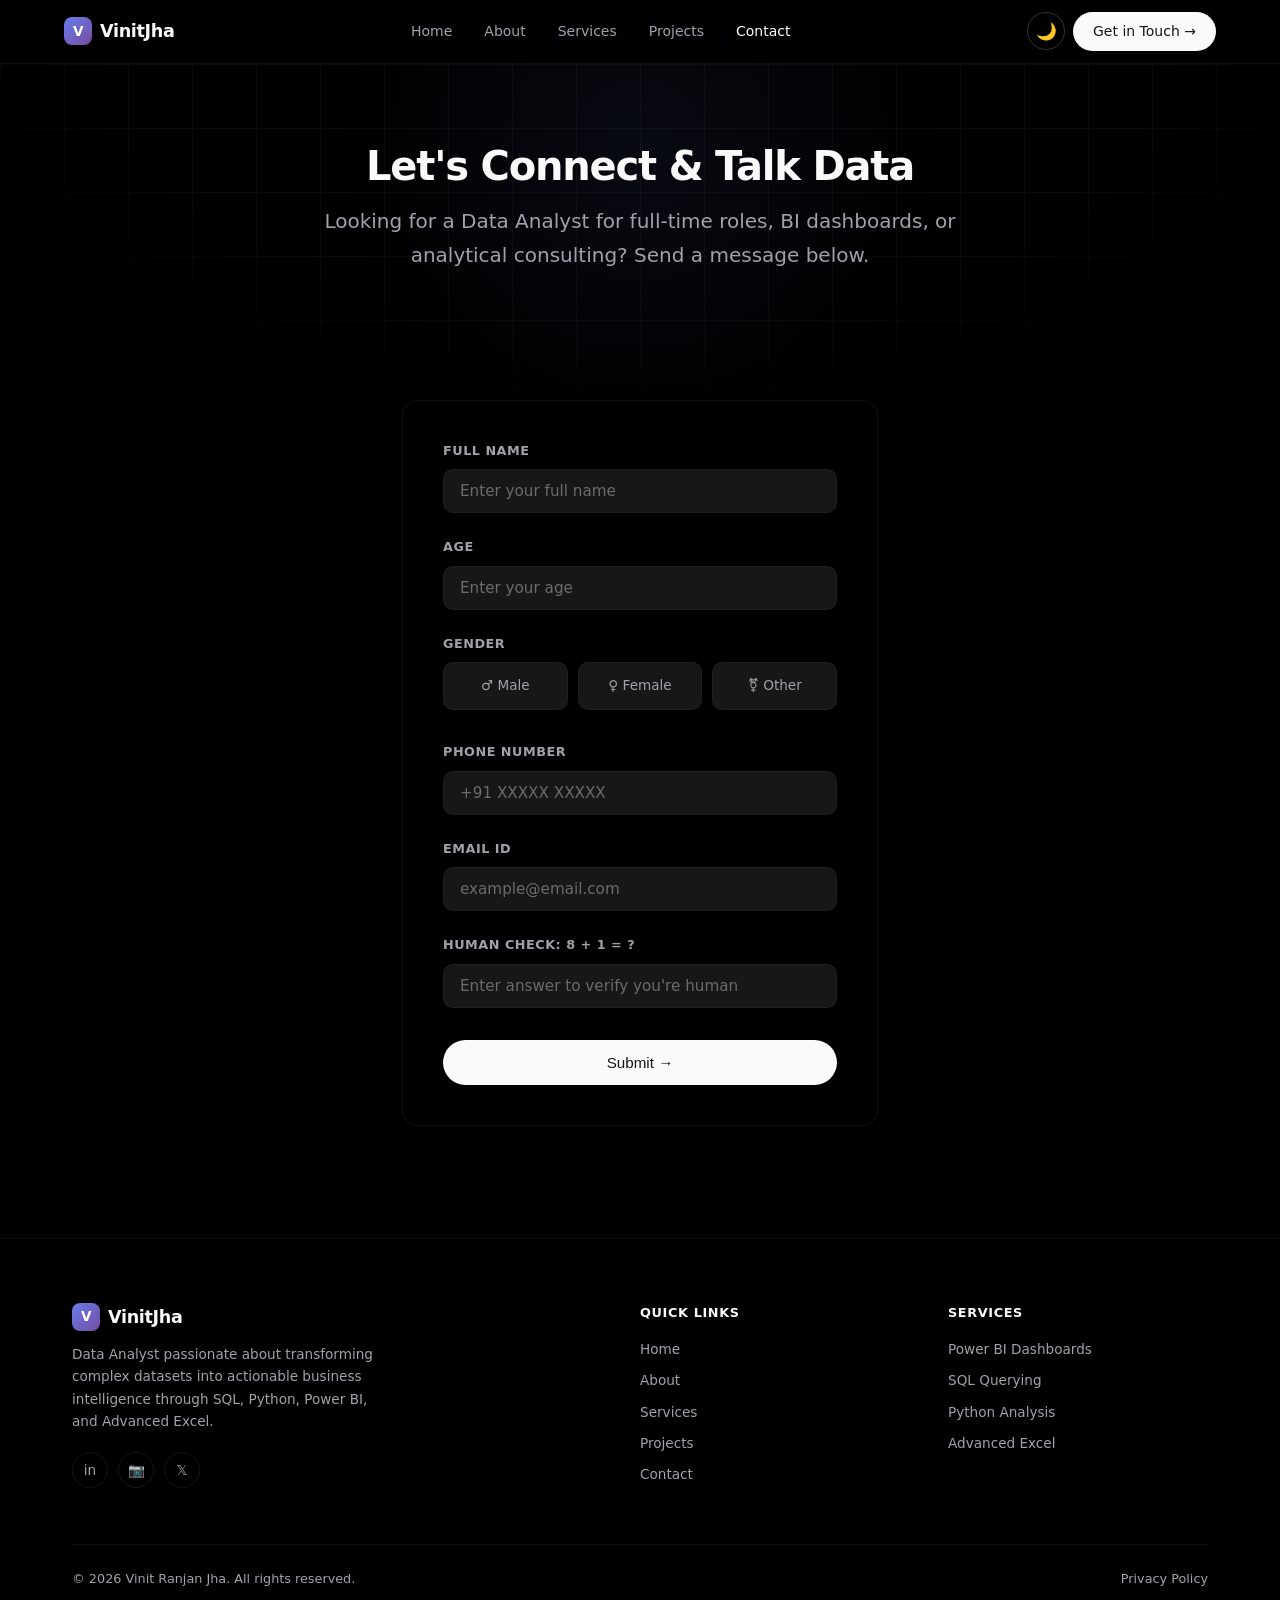
<file: contact.html>
<!DOCTYPE html>
<html lang="en">
<head>
  <meta charset="UTF-8" />
  <meta name="viewport" content="width=device-width, initial-scale=1.0"/>
  <title>Contact Vinit Ranjan Jha — Data Analyst & BI Specialist</title>
  
  <!-- SEO Primary Meta Tags -->
  <meta name="description" content="Get in touch with Vinit Ranjan Jha for data analyst opportunities, Power BI dashboard creation, SQL querying, data cleaning, and business intelligence solutions." />
  <meta name="keywords" content="Contact Vinit Ranjan Jha, Hire Data Analyst, Power BI Developer Contact, SQL Specialist, Junior Data Analyst India" />
  <meta name="author" content="Vinit Ranjan Jha" />
  <meta name="robots" content="index, follow" />
  <link rel="canonical" href="https://vinit121jha.github.io/test/contact.html" />

  <!-- Open Graph / Social Media -->
  <meta property="og:type" content="website" />
  <meta property="og:url" content="https://vinit121jha.github.io/test/contact.html" />
  <meta property="og:title" content="Contact Vinit Ranjan Jha — Data Analyst" />
  <meta property="og:description" content="Reach out to discuss data analytics opportunities, dashboard development, or analytical consulting." />
  <meta property="og:image" content="https://vinit121jha.github.io/test/vineet-photo.jpg" />
  <meta property="og:site_name" content="Vinit Ranjan Jha Portfolio" />

  <!-- Twitter Card -->
  <meta name="twitter:card" content="summary_large_image" />
  <meta name="twitter:title" content="Contact Vinit Ranjan Jha — Data Analyst" />
  <meta name="twitter:description" content="Reach out to discuss data analytics opportunities, dashboard development, or analytical consulting." />
  <meta name="twitter:image" content="https://vinit121jha.github.io/test/vineet-photo.jpg" />

  <!-- Schema.org JSON-LD Structured Data -->
  <script type="application/ld+json">
  {
    "@context": "https://schema.org",
    "@type": "ContactPage",
    "name": "Contact Vinit Ranjan Jha",
    "description": "Contact form and inquiry details for Vinit Ranjan Jha, Data Analyst.",
    "url": "https://vinit121jha.github.io/test/contact.html",
    "mainEntity": {
      "@type": "Person",
      "name": "Vinit Ranjan Jha",
      "email": "vinitjha003@gmail.com",
      "jobTitle": "Data Analyst"
    }
  }
  </script>

  <link rel="icon" type="image/png" href="favicon.png" />
  <link rel="stylesheet" href="style.css" />
  <script>
    if (localStorage.getItem('vinit_theme') === 'light') {
      document.documentElement.classList.add('light');
    }
  </script>
</head>
<body>

  <div class="bg-grid"></div>

  <!-- ═══ HEADER ═══ -->
  <header class="header">
    <div class="nav-inner">
      <a href="index.html" class="logo">
        <div class="logo-icon">V</div>
        <span>VinitJha</span>
      </a>
      <nav class="nav-links" id="navLinks">
        <a href="index.html">Home</a>
        <a href="about.html">About</a>
        <a href="index.html#services">Services</a>
        <a href="index.html#projects">Projects</a>
        <a href="contact.html" class="active">Contact</a>
      </nav>
      <div style="display: flex; align-items: center; gap: 8px;">
        <button class="theme-toggle-btn" id="themeToggle" title="Toggle theme" aria-label="Toggle theme">🌙</button>
        <a href="contact.html" class="nav-cta nav-cta-desktop">Get in Touch →</a>
        <button class="nav-toggle" onclick="document.getElementById('navLinks').classList.toggle('open')">☰</button>
      </div>
    </div>
  </header>

  <!-- ═══ CONTACT HERO ═══ -->
  <section class="hero-section glow-section">
    <div class="container flex-center">
      <h1 class="text-hero text-center" style="font-size: 2.5rem;">Let's Connect & Talk Data</h1>
      <p class="text-subtitle mt-2">Looking for a Data Analyst for full-time roles, BI dashboards, or analytical consulting? Send a message below.</p>
    </div>
  </section>

  <!-- ═══ CONTACT FORM ═══ -->
  <section style="padding-top: 1rem;">
    <div class="container" style="max-width: 540px;">
      <div class="card contact-card">

        <form id="contactForm" action="https://formsubmit.co/vinitjha003@gmail.com" method="POST" novalidate>

          <!-- FormSubmit Configuration Fields -->
          <input type="hidden" name="_subject" value="New Data Analytics Inquiry — Vinit Ranjan Jha" />
          <input type="hidden" name="_template" value="table" />
          <input type="hidden" name="_captcha" value="false" />

          <!-- Anti-Bot Honeypot (FormSubmit native _honey field) -->
          <input type="text" name="_honey" id="_honey" style="display:none !important;" tabindex="-1" autocomplete="off" />

          <!-- Name -->
          <div class="form-group">
            <label for="name">Full Name</label>
            <input class="form-input" type="text" id="name" name="name" placeholder="Enter your full name" required />
          </div>

          <!-- Age -->
          <div class="form-group">
            <label for="age">Age</label>
            <input class="form-input" type="number" id="age" name="age" placeholder="Enter your age" min="1" max="120" required />
          </div>

          <!-- Gender -->
          <div class="form-group">
            <label>Gender</label>
            <div class="gender-group">
              <div class="gender-option">
                <input type="radio" id="male" name="gender" value="Male" required />
                <label for="male">♂ Male</label>
              </div>
              <div class="gender-option">
                <input type="radio" id="female" name="gender" value="Female" />
                <label for="female">♀ Female</label>
              </div>
              <div class="gender-option">
                <input type="radio" id="other" name="gender" value="Other" />
                <label for="other">⚧ Other</label>
              </div>
            </div>
          </div>

          <!-- Phone Number -->
          <div class="form-group">
            <label for="phone">Phone Number</label>
            <input class="form-input" type="tel" id="phone" name="phone" placeholder="+91 XXXXX XXXXX" pattern="[0-9+\s\-]{7,15}" required />
          </div>

          <!-- Email -->
          <div class="form-group">
            <label for="email">Email ID</label>
            <input class="form-input" type="email" id="email" name="email" placeholder="example@email.com" required />
          </div>

          <!-- Human Verification Check (Anti-Bot Math Challenge) -->
          <div class="form-group">
            <label for="captchaAnswer" id="captchaLabel">Human Check: 3 + 4 = ?</label>
            <input class="form-input" type="number" id="captchaAnswer" placeholder="Enter answer to verify you're human" required />
          </div>

          <button type="submit" id="submitBtn" class="btn-primary" style="width: 100%; justify-content: center; margin-top: 0.5rem;">
            Submit →
          </button>

          <div class="success-msg" id="successMsg">✅ Thank you! Your message has been sent to Vinit.</div>
          <div id="errorMsg" style="display:none; text-align:center; padding:12px; background:rgba(239,68,68,0.1); border:1px solid rgba(239,68,68,0.3); border-radius:10px; color:#f87171; font-weight:600; margin-top:1rem; font-size:0.9rem;"></div>
        </form>
      </div>
    </div>
  </section>

  <!-- ═══ FOOTER ═══ -->
  <footer class="footer">
    <div class="container">
      <div class="footer-grid">
        <div class="footer-brand">
          <div class="logo">
            <div class="logo-icon">V</div>
            <span>VinitJha</span>
          </div>
          <p>Data Analyst passionate about transforming complex datasets into actionable business intelligence through SQL, Python, Power BI, and Advanced Excel.</p>
          <div class="footer-socials">
            <a href="#" title="LinkedIn">in</a>
            <a href="#" title="Instagram">📷</a>
            <a href="#" title="Twitter / X">𝕏</a>
          </div>
        </div>
        <div class="footer-col">
          <h4>Quick Links</h4>
          <a href="index.html">Home</a>
          <a href="about.html">About</a>
          <a href="index.html#services">Services</a>
          <a href="index.html#projects">Projects</a>
          <a href="contact.html">Contact</a>
        </div>
        <div class="footer-col">
          <h4>Services</h4>
          <a href="index.html#services">Power BI Dashboards</a>
          <a href="index.html#services">SQL Querying</a>
          <a href="index.html#services">Python Analysis</a>
          <a href="index.html#services">Advanced Excel</a>
        </div>
      </div>
      <div class="footer-bottom">
        <span>© 2026 Vinit Ranjan Jha. All rights reserved.</span>
        <a href="#">Privacy Policy</a>
      </div>
    </div>
  </footer>

  <script>
    // ── FormSubmit Configuration ──
    const FORMSUBMIT_EMAIL = "vinitjha003@gmail.com";
    const FORMSUBMIT_ENDPOINT = `https://formsubmit.co/ajax/${FORMSUBMIT_EMAIL}`;

    // ── Anti-Bot 1: Human Verification Math Challenge ──
    let num1 = Math.floor(Math.random() * 8) + 2;
    let num2 = Math.floor(Math.random() * 8) + 1;
    let correctAnswer = num1 + num2;
    document.getElementById("captchaLabel").textContent = `Human Check: ${num1} + ${num2} = ?`;

    // ── Anti-Bot 2: Time Gate (Bots submit in milliseconds) ──
    const pageLoadTime = Date.now();

    const form = document.getElementById("contactForm");
    const submitBtn = document.getElementById("submitBtn");
    const successMsg = document.getElementById("successMsg");
    const errorMsg = document.getElementById("errorMsg");

    function showError(text) {
      errorMsg.textContent = text;
      errorMsg.style.display = "block";
      successMsg.style.display = "none";
      setTimeout(() => { errorMsg.style.display = "none"; }, 5000);
    }

    form.addEventListener("submit", async function (e) {
      e.preventDefault();

      const name = document.getElementById("name").value.trim();
      const age = document.getElementById("age").value.trim();
      const gender = document.querySelector('input[name="gender"]:checked');
      const phone = document.getElementById("phone").value.trim();
      const email = document.getElementById("email").value.trim();
      const userCaptcha = document.getElementById("captchaAnswer").value.trim();
      const honeypot = document.getElementById("_honey").value.trim();

      // 1. Basic validation
      if (!name || !age || !gender || !phone || !email) {
        showError("Please fill in all required fields.");
        return;
      }

      // 2. Anti-Bot: Honeypot check
      if (honeypot !== "") {
        console.warn("Bot submission blocked via honeypot.");
        showError("Spam detected. Submission blocked.");
        return;
      }

      // 3. Anti-Bot: Fast-submission check (< 2 seconds is bot behavior)
      const timeElapsed = (Date.now() - pageLoadTime) / 1000;
      if (timeElapsed < 2.0) {
        showError("Please take a moment before submitting.");
        return;
      }

      // 4. Anti-Bot: Human math challenge validation
      if (parseInt(userCaptcha, 10) !== correctAnswer) {
        showError("Incorrect human check answer. Please try again.");
        return;
      }

      // Prepare FormSubmit payload
      const payload = {
        "Full Name": name,
        "Age": age,
        "Gender": gender.value,
        "Phone Number": phone,
        "Email ID": email,
        "_subject": "New Contact Lead — Vinit Ranjan Jha",
        "_template": "table"
      };

      submitBtn.disabled = true;
      submitBtn.textContent = "Sending...";

      try {
        const response = await fetch(FORMSUBMIT_ENDPOINT, {
          method: "POST",
          headers: {
            "Content-Type": "application/json",
            "Accept": "application/json"
          },
          body: JSON.stringify(payload)
        });

        const result = await response.json();

        if (response.ok && (result.success === "true" || result.success === true)) {
          successMsg.style.display = "block";
          errorMsg.style.display = "none";
          form.reset();

          // Generate new captcha
          num1 = Math.floor(Math.random() * 8) + 2;
          num2 = Math.floor(Math.random() * 8) + 1;
          correctAnswer = num1 + num2;
          document.getElementById("captchaLabel").textContent = `Human Check: ${num1} + ${num2} = ?`;

          setTimeout(() => { successMsg.style.display = "none"; }, 6000);
        } else {
          showError(result.message || "Submission failed. Please check your email configuration.");
        }
      } catch (err) {
        showError("Network error. Please try again.");
      } finally {
        submitBtn.disabled = false;
        submitBtn.textContent = "Submit →";
      }
    });

    // ── Theme Toggle (Dark / Light) ──
    const themeToggleBtn = document.getElementById('themeToggle');
    const currentTheme = localStorage.getItem('vinit_theme') || 'dark';

    if (currentTheme === 'light') {
      document.documentElement.classList.add('light');
      themeToggleBtn.textContent = '☀️';
    } else {
      document.documentElement.classList.remove('light');
      themeToggleBtn.textContent = '🌙';
    }

    themeToggleBtn.addEventListener('click', () => {
      const isLight = document.documentElement.classList.toggle('light');
      if (isLight) {
        localStorage.setItem('vinit_theme', 'light');
        themeToggleBtn.textContent = '☀️';
      } else {
        localStorage.setItem('vinit_theme', 'dark');
        themeToggleBtn.textContent = '🌙';
      }
    });

    document.querySelectorAll('#navLinks a').forEach(link => {
      link.addEventListener('click', () => {
        document.getElementById('navLinks').classList.remove('open');
      });
    });
  </script>

</body>
</html>
</file>
<file: style.css>
/* ══════════════════════════════════════════════
   VINIT RANJAN JHA — Digital Marketing Portfolio
   Design System (inspired by tweakcn.com)
   ══════════════════════════════════════════════ */

/* ── CSS Variables ── */
:root {
  --background: #000000;
  --foreground: #fafafa;
  --card: #000000;
  --card-foreground: #fafafa;
  --popover: #171717;
  --primary: #fafafa;
  --primary-foreground: #171717;
  --secondary: #262626;
  --secondary-foreground: #fafafa;
  --muted: #262626;
  --muted-foreground: #a1a1aa;
  --border: #262626;
  --ring: #d4d4d8;
  --radius: 9999px;
}

/* Light Theme Variables */
html.light {
  --background: #ffffff;
  --foreground: #09090b;
  --card: #ffffff;
  --card-foreground: #09090b;
  --popover: #f4f4f5;
  --primary: #18181b;
  --primary-foreground: #fafafa;
  --secondary: #f4f4f5;
  --secondary-foreground: #18181b;
  --muted: #f4f4f5;
  --muted-foreground: #71717a;
  --border: #e4e4e7;
  --ring: #a1a1aa;
}

/* ── Reset ── */
*, *::before, *::after {
  margin: 0;
  padding: 0;
  box-sizing: border-box;
}

html {
  scroll-behavior: smooth;
}

body {
  font-family: ui-sans-serif, system-ui, -apple-system, BlinkMacSystemFont,
    'Segoe UI', Roboto, 'Helvetica Neue', Arial, 'Noto Sans', sans-serif;
  background: var(--background);
  color: var(--foreground);
  line-height: 1.6;
  -webkit-font-smoothing: antialiased;
  -moz-osx-font-smoothing: grayscale;
}

a { color: inherit; text-decoration: none; }
img { max-width: 100%; display: block; }
ul { list-style: none; }

/* ── Background Grid Pattern ── */
.bg-grid {
  position: fixed;
  inset: 0;
  z-index: 0;
  pointer-events: none;
  background-image:
    linear-gradient(rgba(255,255,255,0.035) 1px, transparent 1px),
    linear-gradient(90deg, rgba(255,255,255,0.035) 1px, transparent 1px);
  background-size: 64px 64px;
  mask-image: radial-gradient(ellipse 60% 50% at 50% 0%, #000 70%, transparent 100%);
  -webkit-mask-image: radial-gradient(ellipse 60% 50% at 50% 0%, #000 70%, transparent 100%);
}

/* ── Container ── */
.container {
  max-width: 1200px;
  margin: 0 auto;
  padding: 0 1rem;
  position: relative;
  z-index: 1;
}

@media (min-width: 640px) { .container { padding: 0 1.5rem; } }
@media (min-width: 1024px) { .container { padding: 0 2rem; } }

/* ── Header / Nav ── */
.header {
  position: fixed;
  top: 0;
  left: 0;
  right: 0;
  height: 64px;
  z-index: 100;
  border-bottom: 1px solid rgba(38,38,38,0.4);
  backdrop-filter: blur(12px);
  -webkit-backdrop-filter: blur(12px);
  background: rgba(0,0,0,0.8);
}

.nav-inner {
  max-width: 1200px;
  margin: 0 auto;
  padding: 0 1.5rem;
  height: 100%;
  display: flex;
  align-items: center;
  justify-content: space-between;
}

.logo {
  font-size: 1.1rem;
  font-weight: 700;
  letter-spacing: -0.02em;
  display: flex;
  align-items: center;
  gap: 8px;
}

.logo-icon {
  width: 28px;
  height: 28px;
  background: linear-gradient(135deg, #667eea, #764ba2);
  border-radius: 8px;
  display: flex;
  align-items: center;
  justify-content: center;
  font-size: 0.85rem;
  font-weight: 800;
  color: white;
}

.nav-links {
  display: flex;
  gap: 2rem;
  align-items: center;
}

.nav-links a {
  font-size: 0.875rem;
  font-weight: 500;
  color: var(--muted-foreground);
  transition: color 0.2s;
}

.nav-links a:hover,
.nav-links a.active {
  color: var(--foreground);
}

.nav-cta {
  display: inline-flex;
  align-items: center;
  gap: 6px;
  background: var(--primary);
  color: var(--primary-foreground);
  padding: 8px 20px;
  border-radius: 9999px;
  font-size: 0.875rem;
  font-weight: 500;
  transition: opacity 0.2s;
  border: none;
  cursor: pointer;
}

.nav-cta:hover { opacity: 0.9; }

/* Mobile nav */
.nav-toggle {
  display: none;
  background: rgba(38,38,38,0.5);
  border: 1px solid rgba(255,255,255,0.15);
  border-radius: 9999px;
  width: 42px;
  height: 42px;
  align-items: center;
  justify-content: center;
  color: var(--foreground);
  cursor: pointer;
  font-size: 1.25rem;
  transition: all 0.2s;
}

.nav-toggle:active {
  transform: scale(0.92);
}

@media (max-width: 768px) {
  .nav-links {
    display: flex;
    flex-direction: column;
    position: fixed;
    top: 64px;
    left: 0;
    right: 0;
    background: rgba(10, 10, 10, 0.98);
    backdrop-filter: blur(20px);
    -webkit-backdrop-filter: blur(20px);
    padding: 1.5rem 1.25rem 2rem;
    gap: 0.5rem;
    border-bottom: 1px solid rgba(255,255,255,0.1);
    transform: translateY(-120%);
    opacity: 0;
    pointer-events: none;
    transition: all 0.3s cubic-bezier(0.16, 1, 0.3, 1);
    box-shadow: 0 20px 40px rgba(0,0,0,0.8);
  }

  .nav-links.open {
    transform: translateY(0);
    opacity: 1;
    pointer-events: auto;
  }

  .nav-links a {
    padding: 12px 16px;
    border-radius: 10px;
    font-size: 1rem;
    color: var(--foreground);
    background: rgba(255,255,255,0.03);
    border: 1px solid rgba(255,255,255,0.06);
  }

  .nav-links a:hover,
  .nav-links a.active {
    background: rgba(255,255,255,0.1);
    color: #fff;
  }

  .nav-cta-desktop { display: none; }
  .nav-toggle { display: flex; }
}

/* ── Sections ── */
section {
  padding: 5rem 0;
}

.hero-section {
  padding-top: 9rem;
  position: relative;
  overflow: hidden;
}

/* ── Antigravity Particle Vortex Canvas ── */
.hero-canvas {
  position: absolute;
  top: 0;
  left: 0;
  width: 100%;
  height: 100%;
  z-index: 0;
  pointer-events: none;
}

/* Hide swirling canvas & hover effect completely on phones/touch screens */
@media (max-width: 768px), (hover: none) and (pointer: coarse) {
  .hero-canvas {
    display: none !important;
    visibility: hidden !important;
  }
}

/* Theme Toggle Button */
.theme-toggle-btn {
  width: 38px;
  height: 38px;
  border-radius: 9999px;
  display: inline-flex;
  align-items: center;
  justify-content: center;
  background: transparent;
  border: 1px solid rgba(255, 255, 255, 0.2);
  color: var(--foreground);
  cursor: pointer;
  font-size: 1.05rem;
  transition: all 0.2s ease;
  flex-shrink: 0;
}

.theme-toggle-btn:hover {
  background: rgba(255, 255, 255, 0.12);
  transform: rotate(15deg);
}

html.light .theme-toggle-btn {
  border-color: rgba(0, 0, 0, 0.15);
  background: rgba(0, 0, 0, 0.04);
}

html.light .theme-toggle-btn:hover {
  background: rgba(0, 0, 0, 0.08);
}

@media (max-width: 768px) {
  .hero-section {
    padding-top: 5.5rem !important;
    padding-bottom: 2.5rem !important;
  }
}

@media (min-width: 768px) { section { padding: 7rem 0; } }

/* ── Typography ── */
.text-hero {
  font-size: 2.5rem;
  font-weight: 700;
  letter-spacing: -0.03em;
  line-height: 1.1;
}

@media (min-width: 640px) { .text-hero { font-size: 3.75rem; } }
@media (min-width: 1024px) { .text-hero { font-size: 4.5rem; } }

.text-section {
  font-size: 1.875rem;
  font-weight: 700;
  letter-spacing: -0.02em;
  text-align: center;
}

@media (min-width: 640px) { .text-section { font-size: 2.25rem; } }
@media (min-width: 768px) { .text-section { font-size: 3rem; } }

.text-subtitle {
  font-size: 1.1rem;
  color: var(--muted-foreground);
  max-width: 640px;
  text-align: center;
  margin: 0 auto;
  line-height: 1.7;
}

@media (min-width: 640px) { .text-subtitle { font-size: 1.25rem; } }

.text-muted { color: var(--muted-foreground); }
.text-sm { font-size: 0.875rem; }
.text-xs { font-size: 0.75rem; }
.text-center { text-align: center; }
.font-semibold { font-weight: 600; }
.font-bold { font-weight: 700; }

/* ── Buttons ── */
.btn-primary {
  display: inline-flex;
  align-items: center;
  gap: 8px;
  background: var(--primary);
  color: var(--primary-foreground);
  padding: 14px 28px;
  border-radius: 9999px;
  font-size: 0.95rem;
  font-weight: 500;
  transition: all 0.2s;
  border: none;
  cursor: pointer;
}

.btn-primary:hover {
  opacity: 0.9;
  box-shadow: 0 4px 16px rgba(255,255,255,0.1);
}

.btn-outline {
  display: inline-flex;
  align-items: center;
  gap: 8px;
  background: transparent;
  color: var(--foreground);
  padding: 14px 28px;
  border-radius: 9999px;
  font-size: 0.95rem;
  font-weight: 500;
  border: 1px solid rgba(38,38,38,0.6);
  transition: all 0.2s;
  cursor: pointer;
}

.btn-outline:hover {
  background: rgba(38,38,38,0.4);
}

/* ── Cards ── */
.card {
  padding: 1.5rem;
  border-radius: 1rem;
  border: 1px solid rgba(38,38,38,0.4);
  background: rgba(0,0,0,0.5);
  backdrop-filter: blur(4px);
  -webkit-backdrop-filter: blur(4px);
  transition: all 0.3s;
}

.card:hover {
  border-color: rgba(38,38,38,0.8);
  background: rgba(0,0,0,0.8);
}

.card-icon {
  width: 44px;
  height: 44px;
  border-radius: 12px;
  background: rgba(250,250,250,0.1);
  display: flex;
  align-items: center;
  justify-content: center;
  margin-bottom: 1rem;
  font-size: 1.3rem;
}

.card h3 {
  font-size: 1.1rem;
  font-weight: 600;
  margin-bottom: 0.5rem;
}

.card p {
  font-size: 0.875rem;
  color: var(--muted-foreground);
  line-height: 1.6;
}

/* ── Grid ── */
.grid-3 {
  display: grid;
  grid-template-columns: 1fr;
  gap: 1.5rem;
}

@media (min-width: 768px) { .grid-3 { grid-template-columns: repeat(2, 1fr); } }
@media (min-width: 1024px) { .grid-3 { grid-template-columns: repeat(3, 1fr); } }

.grid-4 {
  display: grid;
  grid-template-columns: repeat(2, 1fr);
  gap: 1.25rem;
}

@media (min-width: 1024px) { .grid-4 { grid-template-columns: repeat(4, 1fr); } }

/* ── Badges / Pills ── */
.badge {
  display: inline-flex;
  align-items: center;
  gap: 6px;
  padding: 6px 14px;
  border-radius: 9999px;
  font-size: 0.75rem;
  font-weight: 500;
  border: 1px solid rgba(38,38,38,0.4);
  background: rgba(38,38,38,0.4);
  backdrop-filter: blur(4px);
  color: var(--muted-foreground);
}

/* ── Feature Checklist ── */
.checklist {
  display: flex;
  flex-wrap: wrap;
  gap: 1.25rem;
  justify-content: center;
  margin-top: 2rem;
}

.check-item {
  display: flex;
  align-items: center;
  gap: 6px;
  font-size: 0.85rem;
  color: var(--muted-foreground);
}

.check-icon {
  width: 18px;
  height: 18px;
  border-radius: 50%;
  background: rgba(250,250,250,0.1);
  display: flex;
  align-items: center;
  justify-content: center;
  font-size: 0.6rem;
  color: var(--foreground);
}

/* ── Ghost Numbers (Steps) ── */
.step-number {
  font-size: 3.5rem;
  font-weight: 800;
  color: rgba(161,161,170,0.15);
  user-select: none;
  line-height: 1;
  margin-bottom: 0.75rem;
}

@media (min-width: 768px) { .step-number { font-size: 4.5rem; } }

/* ── Marquee ── */
.marquee-wrapper {
  overflow: hidden;
  position: relative;
  width: 100%;
}

.marquee-wrapper::before,
.marquee-wrapper::after {
  content: '';
  position: absolute;
  top: 0;
  bottom: 0;
  width: 6rem;
  z-index: 2;
  pointer-events: none;
}

.marquee-wrapper::before {
  left: 0;
  background: linear-gradient(to right, var(--background), transparent);
}

.marquee-wrapper::after {
  right: 0;
  background: linear-gradient(to left, var(--background), transparent);
}

@media (min-width: 640px) {
  .marquee-wrapper::before,
  .marquee-wrapper::after { width: 9rem; }
}

.marquee-track {
  display: flex;
  gap: 1rem;
  animation: marquee-scroll 30s linear infinite;
  width: max-content;
}

.marquee-track.reverse {
  animation-direction: reverse;
}

@keyframes marquee-scroll {
  0% { transform: translateX(0); }
  100% { transform: translateX(-50%); }
}

.marquee-pill {
  display: flex;
  align-items: center;
  gap: 10px;
  padding: 8px 18px;
  border-radius: 9999px;
  border: 1px solid rgba(38,38,38,0.4);
  background: rgba(38,38,38,0.4);
  backdrop-filter: blur(4px);
  font-size: 0.8rem;
  font-weight: 500;
  white-space: nowrap;
  color: var(--foreground);
}

.marquee-dots {
  display: flex;
  gap: 3px;
}

.marquee-dot {
  width: 8px;
  height: 8px;
  border-radius: 50%;
}

/* ── Stats ── */
.stat-item {
  text-align: center;
  padding: 2rem 1rem;
  border-radius: 1rem;
  border: 1px solid rgba(38,38,38,0.4);
  background: rgba(0,0,0,0.5);
}

.stat-number {
  font-size: 2.5rem;
  font-weight: 800;
  line-height: 1;
  margin-bottom: 0.5rem;
  background: linear-gradient(135deg, #fff, #a1a1aa);
  -webkit-background-clip: text;
  -webkit-text-fill-color: transparent;
  background-clip: text;
}

.stat-label {
  font-size: 0.82rem;
  color: var(--muted-foreground);
  font-weight: 500;
}

/* ── Skill Tags ── */
.skills-wrap {
  display: flex;
  flex-wrap: wrap;
  gap: 10px;
  justify-content: center;
}

.skill-tag {
  padding: 8px 18px;
  border-radius: 9999px;
  font-size: 0.8rem;
  font-weight: 500;
  border: 1px solid rgba(38,38,38,0.6);
  background: rgba(38,38,38,0.4);
  color: var(--foreground);
  transition: all 0.2s;
}

.skill-tag:hover {
  background: rgba(38,38,38,0.7);
  border-color: rgba(38,38,38,0.9);
}

/* ── About Hero ── */
.about-hero {
  display: flex;
  align-items: center;
  gap: 2.5rem;
  padding: 3rem;
  border-radius: 1.25rem;
  border: 1px solid rgba(38,38,38,0.4);
  background: rgba(0,0,0,0.5);
  backdrop-filter: blur(4px);
}

@media (max-width: 640px) {
  .about-hero {
    flex-direction: column;
    text-align: center;
    padding: 2rem 1.5rem;
  }
}

.about-avatar {
  width: 140px;
  height: 140px;
  border-radius: 50%;
  overflow: hidden;
  flex-shrink: 0;
  border: 3px solid rgba(38,38,38,0.6);
}

.about-avatar img {
  width: 100%;
  height: 100%;
  object-fit: cover;
  object-position: center top;
}

.about-badge {
  display: inline-flex;
  align-items: center;
  gap: 6px;
  padding: 5px 14px;
  border-radius: 9999px;
  font-size: 0.8rem;
  font-weight: 600;
  border: 1px solid rgba(38,38,38,0.6);
  background: rgba(38,38,38,0.4);
  color: var(--muted-foreground);
  margin-bottom: 1rem;
}

/* ── Contact Form ── */
.contact-card {
  padding: 2.5rem;
}

@media (max-width: 640px) {
  .contact-card {
    padding: 1.5rem 1.15rem;
  }
}

.form-group {
  margin-bottom: 1.5rem;
}

.form-group label {
  display: block;
  font-size: 0.8rem;
  font-weight: 600;
  color: var(--muted-foreground);
  margin-bottom: 0.5rem;
  text-transform: uppercase;
  letter-spacing: 0.5px;
}

.form-input {
  width: 100%;
  padding: 12px 16px;
  border: 1px solid rgba(38,38,38,0.6);
  border-radius: 10px;
  font-size: 0.95rem;
  color: var(--foreground);
  background: var(--popover);
  outline: none;
  transition: all 0.2s;
  font-family: inherit;
}

.form-input:focus {
  border-color: rgba(212,212,216,0.5);
  box-shadow: 0 0 0 3px rgba(212,212,216,0.1);
}

.form-input::placeholder {
  color: rgba(161,161,170,0.6);
}

.gender-group {
  display: flex;
  gap: 10px;
}

.gender-option {
  flex: 1;
}

.gender-option input[type="radio"] { display: none; }

.gender-option label {
  display: flex;
  align-items: center;
  justify-content: center;
  gap: 6px;
  padding: 12px;
  border: 1px solid rgba(38,38,38,0.6);
  border-radius: 10px;
  cursor: pointer;
  font-size: 0.85rem;
  text-transform: none;
  letter-spacing: 0;
  font-weight: 500;
  color: var(--muted-foreground);
  background: var(--popover);
  transition: all 0.2s;
}

.gender-option input[type="radio"]:checked + label {
  border-color: var(--foreground);
  background: rgba(250,250,250,0.1);
  color: var(--foreground);
}

.gender-option label:hover {
  border-color: rgba(38,38,38,0.9);
  background: rgba(38,38,38,0.4);
}

/* ── Footer ── */
.footer {
  border-top: 1px solid rgba(38,38,38,0.4);
  padding: 4rem 0 3rem;
}

.footer-grid {
  display: grid;
  grid-template-columns: 2fr 1fr 1fr;
  gap: 3rem;
}

@media (max-width: 768px) {
  .footer-grid {
    grid-template-columns: 1fr;
    gap: 2rem;
  }
}

.footer-brand p {
  font-size: 0.85rem;
  color: var(--muted-foreground);
  line-height: 1.65;
  margin-top: 0.75rem;
  max-width: 320px;
}

.footer-socials {
  display: flex;
  gap: 10px;
  margin-top: 1.25rem;
}

.footer-socials a {
  width: 36px;
  height: 36px;
  border-radius: 50%;
  border: 1px solid rgba(38,38,38,0.6);
  display: flex;
  align-items: center;
  justify-content: center;
  font-size: 0.85rem;
  color: var(--muted-foreground);
  transition: all 0.2s;
}

.footer-socials a:hover {
  background: rgba(38,38,38,0.4);
  color: var(--foreground);
}

.footer-col h4 {
  font-size: 0.8rem;
  font-weight: 600;
  letter-spacing: 0.05em;
  text-transform: uppercase;
  margin-bottom: 1rem;
}

.footer-col a {
  display: block;
  font-size: 0.85rem;
  color: var(--muted-foreground);
  margin-bottom: 0.6rem;
  transition: color 0.2s;
}

.footer-col a:hover { color: var(--foreground); }

.footer-bottom {
  margin-top: 3rem;
  padding-top: 1.5rem;
  border-top: 1px solid rgba(38,38,38,0.4);
  display: flex;
  justify-content: space-between;
  align-items: center;
  font-size: 0.8rem;
  color: var(--muted-foreground);
}

@media (max-width: 640px) {
  .footer-bottom {
    flex-direction: column;
    gap: 0.75rem;
    text-align: center;
  }
}

/* ── Ambient Glow ── */
.glow-section {
  position: relative;
  overflow: hidden;
}

.glow-section::before {
  content: '';
  position: absolute;
  top: -40%;
  left: 50%;
  transform: translateX(-50%);
  width: 600px;
  height: 600px;
  background: radial-gradient(circle, rgba(102,126,234,0.08), transparent 70%);
  border-radius: 50%;
  pointer-events: none;
}

/* ── Utility ── */
.flex-center {
  display: flex;
  flex-direction: column;
  align-items: center;
}

.mt-1 { margin-top: 0.5rem; }
.mt-2 { margin-top: 1rem; }
.mt-3 { margin-top: 1.5rem; }
.mt-4 { margin-top: 2rem; }
.mt-6 { margin-top: 3rem; }
.mb-2 { margin-bottom: 1rem; }
.mb-3 { margin-bottom: 1.5rem; }
.mb-4 { margin-bottom: 2rem; }
.gap-sm { gap: 0.75rem; }
.gap-md { gap: 1rem; }
.gap-lg { gap: 1.5rem; }

.btn-row {
  display: flex;
  gap: 1rem;
  flex-wrap: wrap;
  justify-content: center;
  margin-top: 2rem;
}

.section-spacing {
  margin-bottom: 1rem;
}

/* ── Success Message ── */
.success-msg {
  display: none;
  text-align: center;
  padding: 14px;
  background: rgba(34,197,94,0.1);
  border: 1px solid rgba(34,197,94,0.3);
  border-radius: 10px;
  color: #4ade80;
  font-weight: 600;
  margin-top: 1rem;
  font-size: 0.9rem;
}

/* ══════════════════════════════════════════════
   MOBILE RESPONSIVENESS ENHANCEMENTS
   ══════════════════════════════════════════════ */
html, body {
  overflow-x: hidden;
  width: 100%;
}

@media (max-width: 768px) {
  section {
    padding: 3.5rem 0;
  }

  .text-hero {
    font-size: 2.25rem;
    line-height: 1.18;
  }

  .text-section {
    font-size: 1.75rem;
  }

  .text-subtitle {
    font-size: 0.98rem;
    line-height: 1.6;
  }

  .card {
    padding: 1.25rem 1rem;
  }

  .grid-3 {
    gap: 1rem;
  }

  .checklist {
    gap: 0.6rem;
    justify-content: center;
  }

  .check-item {
    font-size: 0.78rem;
  }

  .step-number {
    font-size: 2.75rem;
  }

  .stat-item {
    padding: 1.25rem 0.5rem;
  }

  .stat-number {
    font-size: 2rem;
  }

  .stat-label {
    font-size: 0.75rem;
  }

  .about-hero {
    padding: 1.75rem 1.25rem;
    gap: 1.5rem;
  }

  .about-avatar {
    width: 110px;
    height: 110px;
  }
}

@media (max-width: 520px) {
  .text-hero {
    font-size: 1.95rem;
  }

  .btn-row {
    flex-direction: column;
    width: 100%;
    gap: 0.75rem;
  }

  .btn-row .btn-primary,
  .btn-row .btn-outline {
    width: 100%;
    justify-content: center;
    text-align: center;
    padding: 13px 20px;
  }

  .gender-group {
    gap: 6px;
  }

  .gender-option label {
    padding: 10px 4px;
    font-size: 0.78rem;
    gap: 4px;
  }

  .marquee-wrapper::before,
  .marquee-wrapper::after {
    width: 3.5rem;
  }

  .grid-4 {
    gap: 0.75rem;
  }
}

/* ══════════════════════════════════════════════
   LIGHT THEME OVERRIDES (White-Black System)
   ══════════════════════════════════════════════ */
html.light .bg-grid {
  background-image:
    linear-gradient(rgba(0, 0, 0, 0.035) 1px, transparent 1px),
    linear-gradient(90deg, rgba(0, 0, 0, 0.035) 1px, transparent 1px);
}

html.light .header {
  background: rgba(255, 255, 255, 0.88);
  border-bottom: 1px solid rgba(0, 0, 0, 0.08);
}

html.light .nav-links a {
  color: #71717a;
}

html.light .nav-links a:hover,
html.light .nav-links a.active {
  color: #09090b;
}

html.light .nav-cta {
  background: #18181b;
  color: #fafafa;
}

html.light .card {
  background: #ffffff;
  border-color: rgba(0, 0, 0, 0.08);
  box-shadow: 0 4px 24px rgba(0, 0, 0, 0.04);
}

html.light .card:hover {
  border-color: rgba(0, 0, 0, 0.18);
  box-shadow: 0 8px 32px rgba(0, 0, 0, 0.08);
}

html.light .card-icon {
  background: rgba(0, 0, 0, 0.05);
}

html.light .card h3 {
  color: #09090b;
}

html.light .card p {
  color: #71717a;
}

html.light .badge,
html.light .marquee-pill,
html.light .skill-tag,
html.light .about-badge {
  background: rgba(0, 0, 0, 0.04);
  border-color: rgba(0, 0, 0, 0.09);
  color: #52525b;
}

html.light .skill-tag:hover {
  background: rgba(0, 0, 0, 0.08);
  border-color: rgba(0, 0, 0, 0.2);
}

html.light .btn-outline {
  border-color: rgba(0, 0, 0, 0.15);
  color: #09090b;
}

html.light .btn-outline:hover {
  background: rgba(0, 0, 0, 0.05);
}

html.light .check-item {
  color: #71717a;
}

html.light .check-icon {
  background: rgba(0, 0, 0, 0.06);
  color: #18181b;
}

html.light .stat-item {
  background: #ffffff;
  border-color: rgba(0, 0, 0, 0.08);
  box-shadow: 0 4px 20px rgba(0, 0, 0, 0.03);
}

html.light .stat-number {
  background: linear-gradient(135deg, #18181b, #71717a);
  -webkit-background-clip: text;
  -webkit-text-fill-color: transparent;
}

html.light .about-hero {
  background: #ffffff;
  border-color: rgba(0, 0, 0, 0.08);
  box-shadow: 0 4px 24px rgba(0, 0, 0, 0.04);
}

html.light .about-avatar {
  border-color: rgba(0, 0, 0, 0.1);
}

html.light .form-input {
  background: #f4f4f5;
  border-color: #e4e4e7;
  color: #09090b;
}

html.light .form-input:focus {
  border-color: #18181b;
  background: #ffffff;
}

html.light .gender-option label {
  background: #f4f4f5;
  border-color: #e4e4e7;
  color: #52525b;
}

html.light .gender-option input[type="radio"]:checked + label {
  border-color: #18181b;
  background: #18181b;
  color: #fafafa;
}

html.light .gender-option label:hover {
  border-color: #a1a1aa;
}

html.light .marquee-wrapper::before {
  background: linear-gradient(to right, #ffffff, transparent);
}

html.light .marquee-wrapper::after {
  background: linear-gradient(to left, #ffffff, transparent);
}

html.light .footer {
  border-top: 1px solid rgba(0, 0, 0, 0.08);
  background: #fafafa;
}

html.light .footer-bottom {
  border-top-color: rgba(0, 0, 0, 0.08);
}

html.light .footer-socials a {
  border-color: rgba(0, 0, 0, 0.12);
  color: #71717a;
}

html.light .footer-socials a:hover {
  background: rgba(0, 0, 0, 0.06);
  color: #09090b;
}

html.light .nav-toggle {
  background: rgba(0, 0, 0, 0.04);
  border-color: rgba(0, 0, 0, 0.12);
  color: #09090b;
}

@media (max-width: 768px) {
  html.light .nav-links {
    background: rgba(255, 255, 255, 0.98);
    border-bottom: 1px solid rgba(0, 0, 0, 0.08);
  }

  html.light .nav-links a {
    background: rgba(0, 0, 0, 0.03);
    border-color: rgba(0, 0, 0, 0.06);
    color: #09090b;
  }
}
</file>
